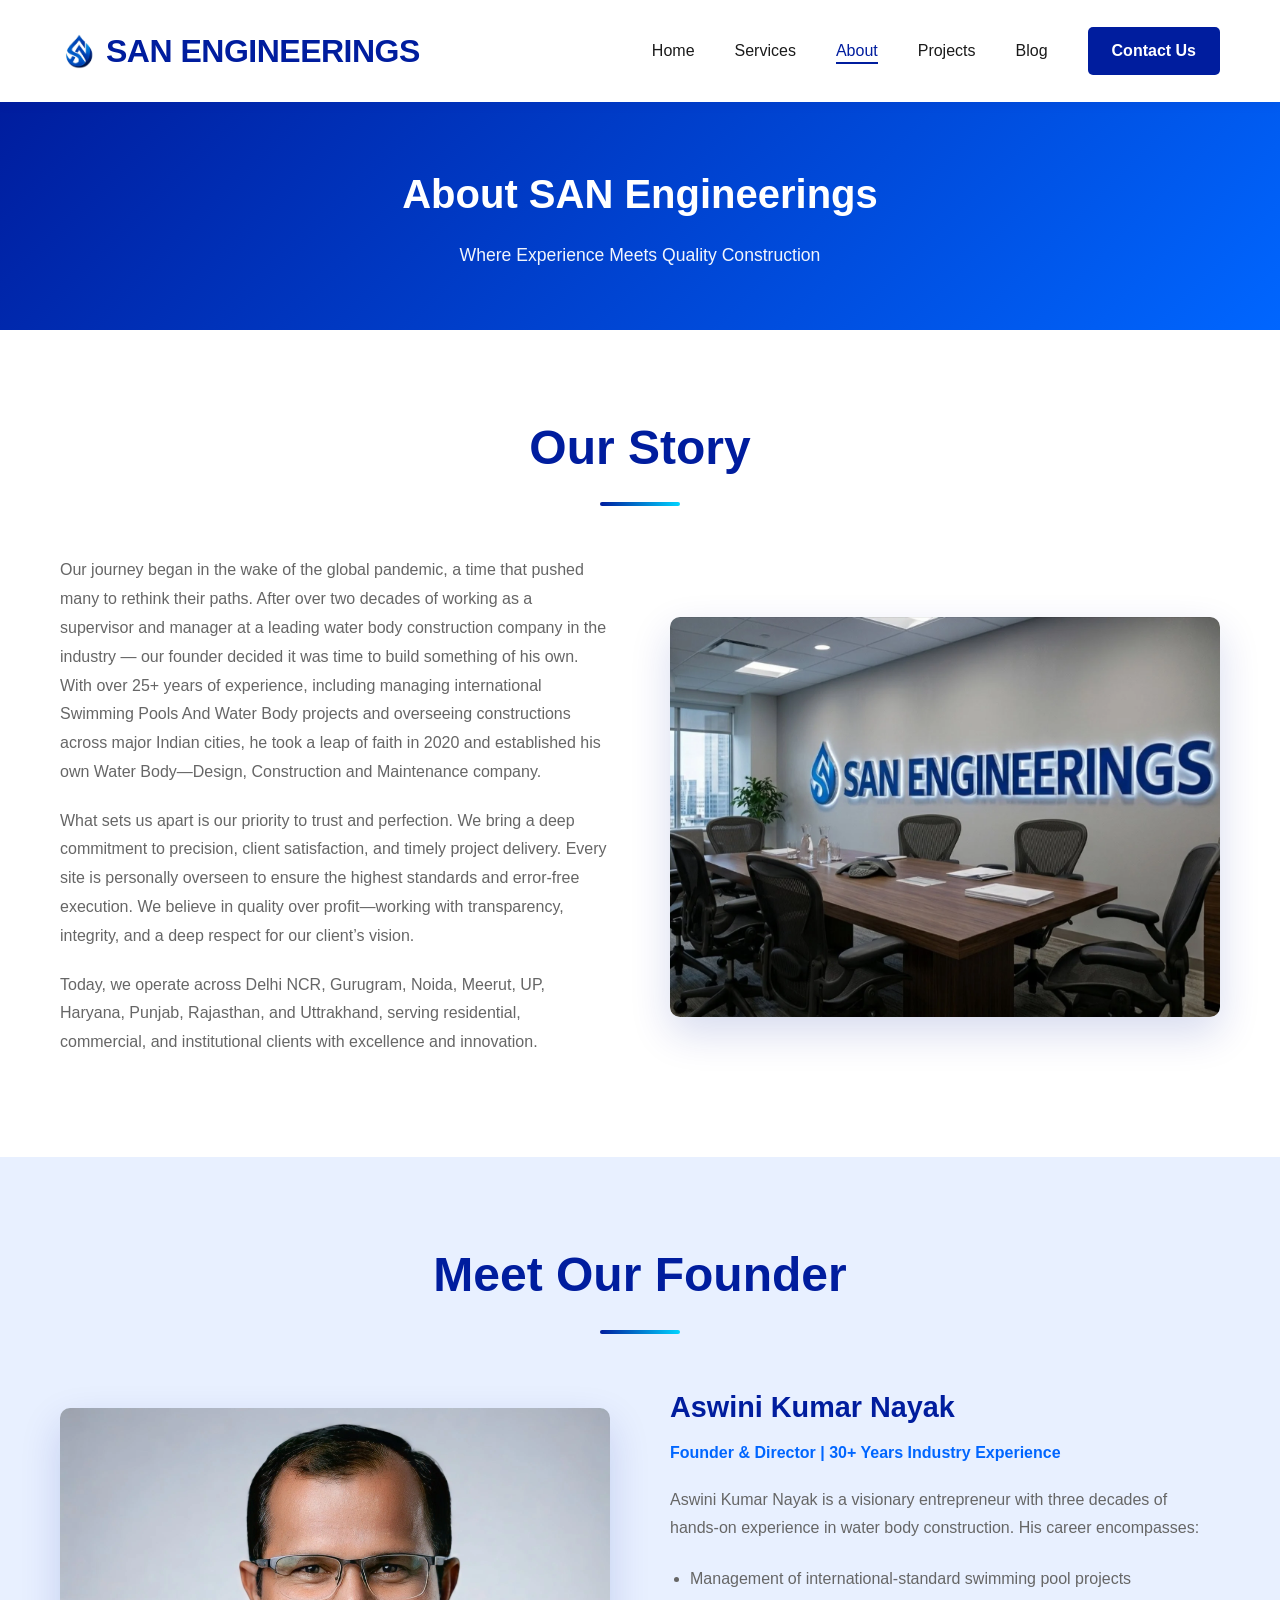
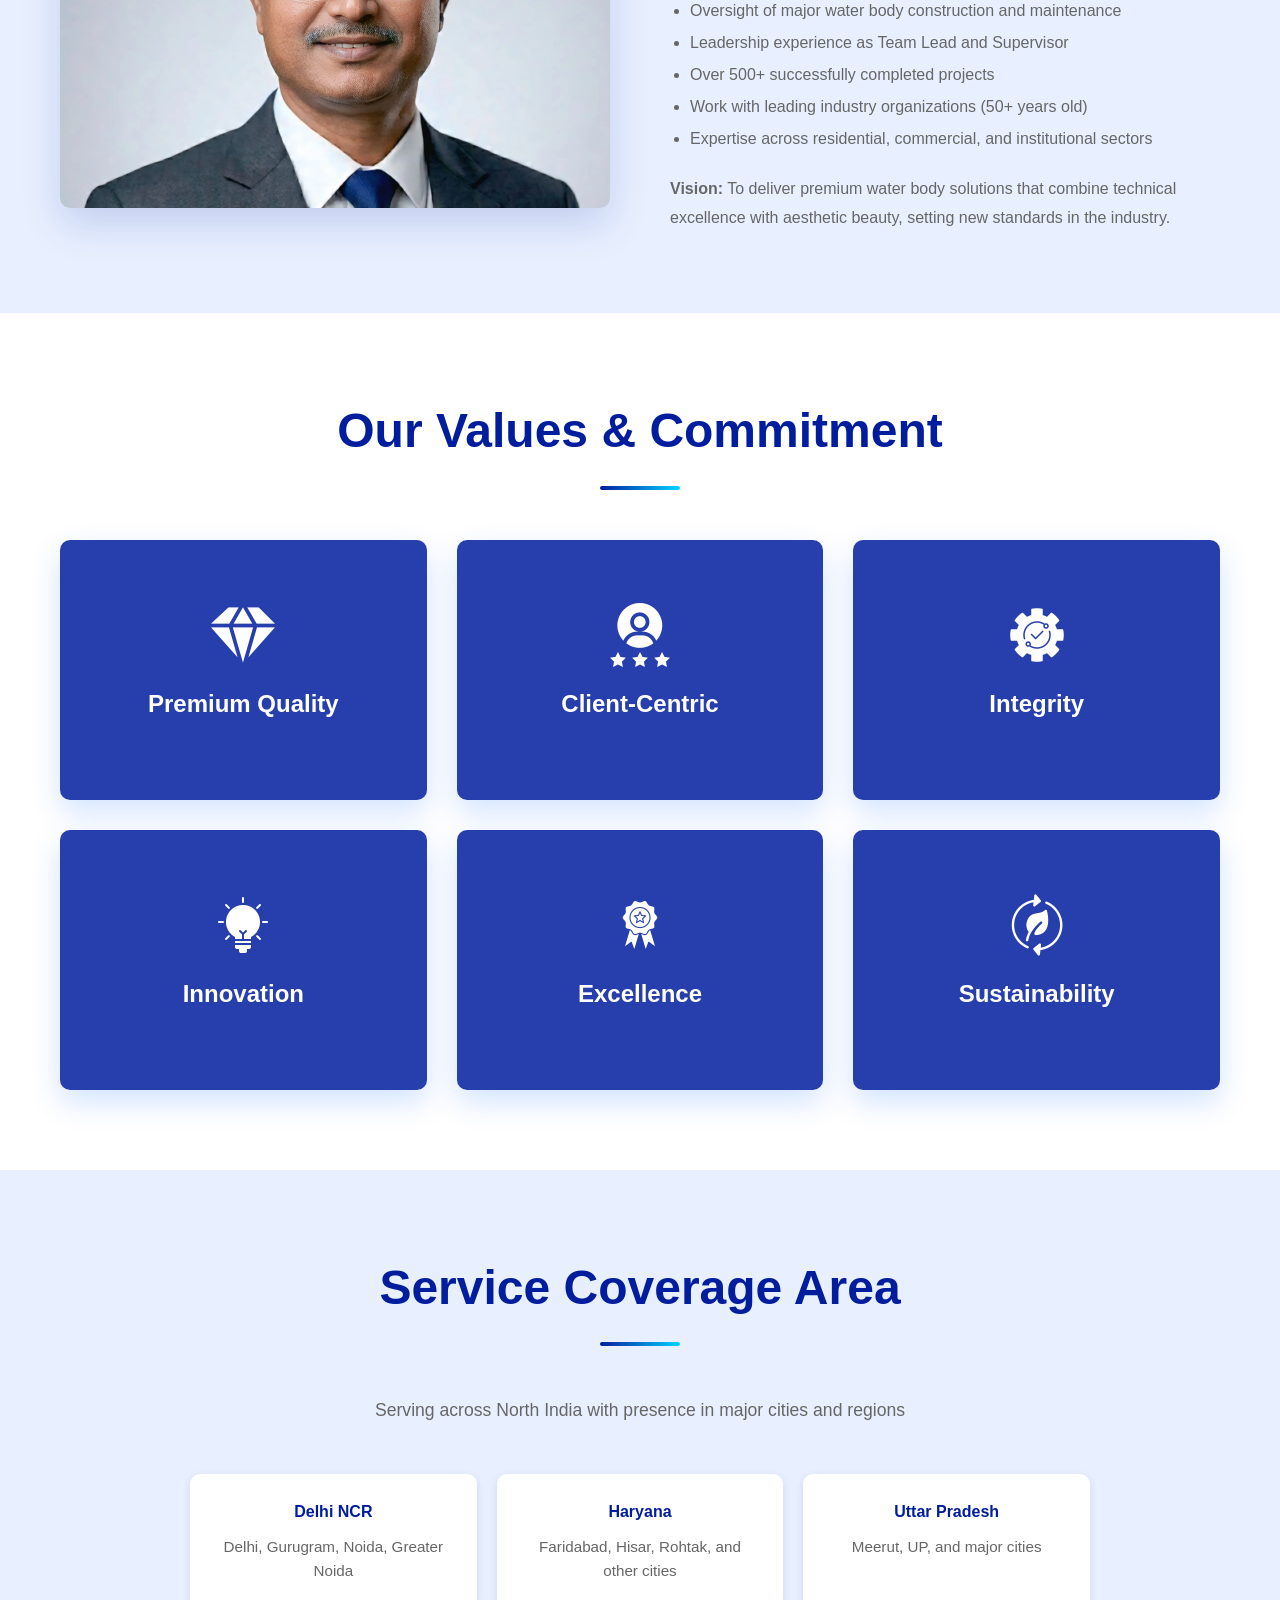
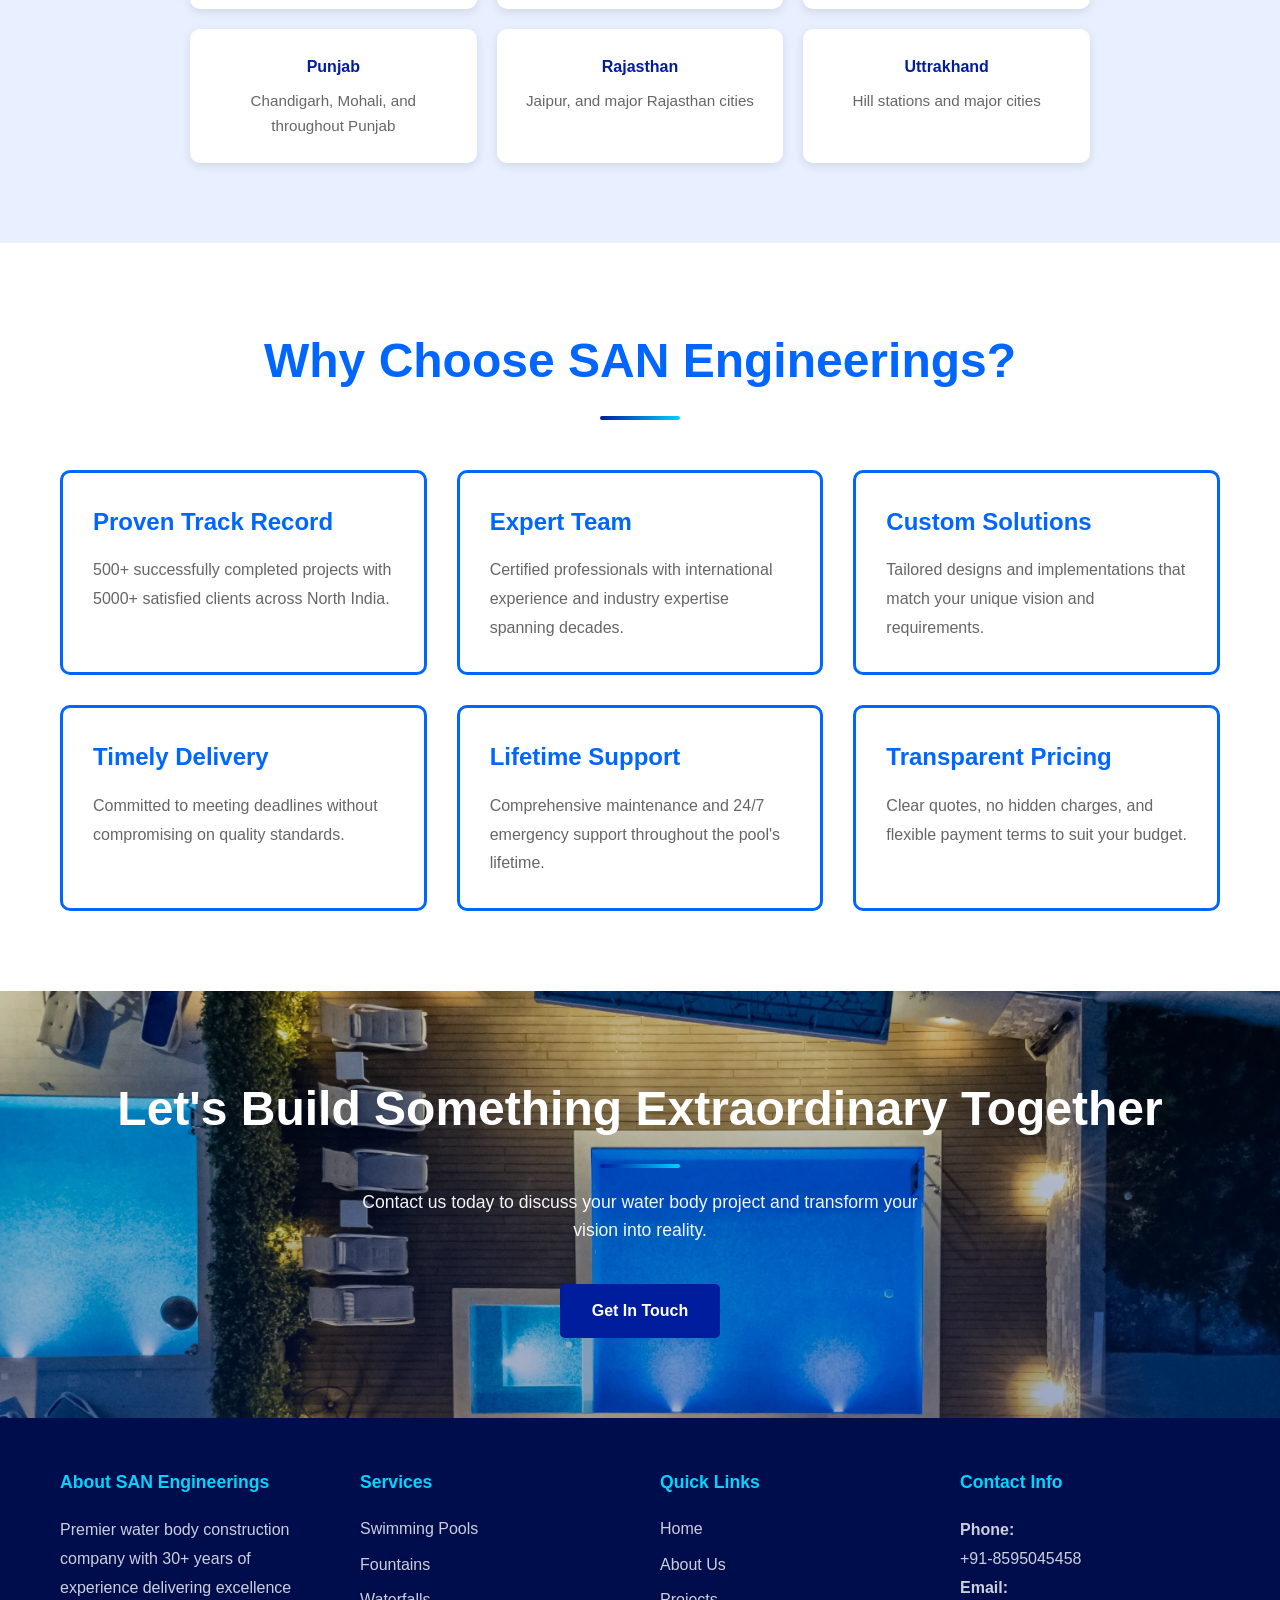
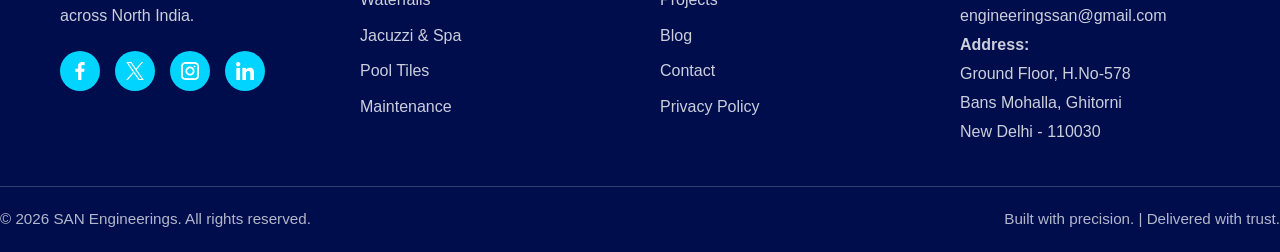
<file: about.html>
<!DOCTYPE html>
<html lang="en">
<head>
    <meta charset="UTF-8">
    <meta name="viewport" content="width=device-width, initial-scale=1.0">
    <meta name="description" content="About SAN ENGINEERINGS - 5+ years of water body construction expertise. Know about our founder Aswini Kumar Nayak and our mission.">
    <meta name="keywords" content="about san engineerings, water body construction company, aswini kumar nayak">
    <meta name="author" content="SAN ENGINEERINGS">
    <meta property="og:title" content="About - SAN ENGINEERINGS">
    <meta property="og:description" content="Learn about SAN ENGINEERINGS' 5+ year legacy of premium water body construction.">
    <meta property="og:type" content="website">
    <meta property="og:url" content="https://sanengineerings.in/about">
    <link rel="icon" href="assets/SAN_LOGO.webp" type="image/png">
    <title>About Us | SAN ENGINEERINGS - Water Body Construction Experts</title>
    <link rel="stylesheet" href="css/style.css">
    <link rel="canonical" href="https://sanengineerings.in/about.html">
</head>
<body>
    <!-- Navigation Header -->
    <header>
        <div class="container">
            <div class="navbar">
                <div class="logo"><img src="assets/SAN_LOGO.webp" alt="SAN ENGINEERINGS logo"><span>SAN ENGINEERINGS</span></div>
                <nav>
                    <ul>
                        <li><a href="index.html">Home</a></li>
                        <li><a href="services.html">Services</a></li>
                        <li><a href="about.html">About</a></li>
                        <li><a href="projects.html">Projects</a></li>
                        <li><a href="blog.html">Blog</a></li>
                        <li><a href="contact.html" class="cta-button">Contact Us</a></li>
                    </ul>
                </nav>
                <div class="mobile-menu">
                    <span></span>
                    <span></span>
                    <span></span>
                </div>
            </div>
        </div>
    </header>

    <!-- Page Header -->
    <section style="background: linear-gradient(135deg, var(--primary-blue) 0%, var(--accent-blue) 100%); color: white; padding: 60px 0; text-align: center;">
        <div class="container">
            <h1 style="font-size: 2.5rem; margin-bottom: 15px;">About SAN Engineerings</h1>
            <p style="font-size: 1.1rem; opacity: 0.95;">Where Experience Meets Quality Construction</p>
        </div>
    </section>

    <!-- Company Overview -->
    <section class="about-section">
        <div class="container">
            <h2>Our Story</h2>
            <div class="about-content">
                <div class="about-text">
                    <p>Our journey began in the wake of the global pandemic, a time that pushed many to rethink their paths. After over two decades of working as a supervisor and manager at a leading water body construction company in the industry — our founder decided it was time to build something of his own. With over 25+ years of experience, including managing international Swimming Pools And Water Body projects and overseeing constructions across major Indian cities, he took a leap of faith in 2020 and established his own Water Body—Design, Construction and Maintenance company.</p>
                    <p style="margin-top: 15px;">What sets us apart is our priority to trust and perfection. We bring a deep commitment to precision, client satisfaction, and timely project delivery. Every site is personally overseen to ensure the highest standards and error-free execution. We believe in quality over profit—working with transparency, integrity, and a deep respect for our client’s vision.</p>
                    <p style="margin-top: 15px;">Today, we operate across Delhi NCR, Gurugram, Noida, Meerut, UP, Haryana, Punjab, Rajasthan, and Uttrakhand, serving residential, commercial, and institutional clients with excellence and innovation.</p>
                </div>
                <div class="about-image">
                    <img src="assets/Company_office_Image.webp" alt="SAN Engineerings company overview">
                </div>
            </div>
        </div>
    </section>

    <!-- Founder Section -->
    <section style="background: var(--light-blue); padding: 80px 0;">
        <div class="container">
            <h2>Meet Our Founder</h2>
            <div class="founder-content" style="display: grid; grid-template-columns: 1fr 1fr; gap: 60px; align-items: center; margin-top: 50px;">
                <div class="founder-image">
                    <img src="assets/Founder_Image.jpg.webp" alt="Founder of SAN Engineerings, Aswini Kumar Nayak">
                </div>
                <div>
                    <h3 style="font-size: 1.8rem; color: var(--primary-blue); margin-bottom: 10px;">Aswini Kumar Nayak</h3>
                    <p style="color: var(--accent-blue); font-weight: 600; margin-bottom: 20px;">Founder & Director | 30+ Years Industry Experience</p>
                    <p style="color: var(--text-light); line-height: 1.8; margin-bottom: 20px;">Aswini Kumar Nayak is a visionary entrepreneur with three decades of hands-on experience in water body construction. His career encompasses:</p>
                    <ul style="color: var(--text-light); line-height: 2; margin-left: 20px; margin-bottom: 20px;">
                        <li>Management of international-standard swimming pool projects</li>
                        <li>Oversight of major water body construction and maintenance</li>
                        <li>Leadership experience as Team Lead and Supervisor</li>
                        <li>Over 500+ successfully completed projects</li>
                        <li>Work with leading industry organizations (50+ years old)</li>
                        <li>Expertise across residential, commercial, and institutional sectors</li>
                    </ul>
                    <p style="color: var(--text-light); line-height: 1.8;"><strong>Vision:</strong> To deliver premium water body solutions that combine technical excellence with aesthetic beauty, setting new standards in the industry.</p>
                </div>
            </div>
        </div>
    </section>

    <!-- Company Values -->
    <section style="padding: 80px 0;">
        <div class="container">
            <h2>Our Values & Commitment</h2>
            <div class="values-grid">
                <div class="values-card">
                    <div class="values-icon">
                        <img src="assets/AboutPage_Icons/diamond.webp" alt="Premium Quality icon">
                    </div>
                    <h3>Premium Quality</h3>
                    <p>We use only the finest materials and implement international standards in every project. Quality is never compromised.</p>
                </div>
                <div class="values-card">
                    <div class="values-icon">
                        <img src="assets/AboutPage_Icons/rating.webp" alt="Client-Centric icon">
                    </div>
                    <h3>Client-Centric</h3>
                    <p>Your satisfaction is our priority. We listen, understand, and deliver customized solutions tailored to your needs.</p>
                </div>
                <div class="values-card">
                    <div class="values-icon">
                        <img src="assets/AboutPage_Icons/system.webp" alt="Integrity icon">
                    </div>
                    <h3>Integrity</h3>
                    <p>Transparent communication, honest pricing, and accountability in every interaction form the foundation of our relationships.</p>
                </div>
                <div class="values-card">
                    <div class="values-icon">
                        <img src="assets/AboutPage_Icons/idea.webp" alt="Innovation icon">
                    </div>
                    <h3>Innovation</h3>
                    <p>We continuously adopt new technologies and techniques to deliver cutting-edge solutions to our clients.</p>
                </div>
                <div class="values-card">
                    <div class="values-icon">
                        <img src="assets/AboutPage_Icons/excellence.webp" alt="Excellence icon">
                    </div>
                    <h3>Excellence</h3>
                    <p>Excellence in execution, service, and relationships is the standard we hold ourselves to every single day.</p>
                </div>
                <div class="values-card">
                    <div class="values-icon">
                        <img src="assets/AboutPage_Icons/ecology.webp" alt="Sustainability icon">
                    </div>
                    <h3>Sustainability</h3>
                    <p>We are committed to eco-friendly practices and sustainable solutions that benefit our environment.</p>
                </div>
            </div>
        </div>
    </section>

    <!-- Coverage Area -->
    <section style="background: var(--light-blue); padding: 80px 0;">
        <div class="container">
            <h2>Service Coverage Area</h2>
            <p style="text-align: center; color: var(--text-light); font-size: 1.1rem; margin-top: 30px; margin-bottom: 50px;">Serving across North India with presence in major cities and regions</p>
            
            <div class="coverage-grid" style="display: grid; grid-template-columns: repeat(3, 1fr); gap: 20px; max-width: 900px; margin: 0 auto;">
                <div style="background: white; padding: 25px; border-radius: 10px; text-align: center; box-shadow: 0 3px 10px rgba(0, 0, 0, 0.1);">
                    <h4 style="color: var(--primary-blue); margin-bottom: 10px;">Delhi NCR</h4>
                    <p style="color: var(--text-light); font-size: 0.95rem; font-weight: 500;">Delhi, Gurugram, Noida, Greater Noida</p>
                </div>
                <div style="background: white; padding: 25px; border-radius: 10px; text-align: center; box-shadow: 0 3px 10px rgba(0, 0, 0, 0.1);">
                    <h4 style="color: var(--primary-blue); margin-bottom: 10px;">Haryana</h4>
                    <p style="color: var(--text-light); font-size: 0.95rem; font-weight: 500;">Faridabad, Hisar, Rohtak, and other cities</p>
                </div>
                <div style="background: white; padding: 25px; border-radius: 10px; text-align: center; box-shadow: 0 3px 10px rgba(0, 0, 0, 0.1);">
                    <h4 style="color: var(--primary-blue); margin-bottom: 10px;">Uttar Pradesh</h4>
                    <p style="color: var(--text-light); font-size: 0.95rem; font-weight: 500;">Meerut, UP, and major cities</p>
                </div>
                <div style="background: white; padding: 25px; border-radius: 10px; text-align: center; box-shadow: 0 3px 10px rgba(0, 0, 0, 0.1);">
                    <h4 style="color: var(--primary-blue); margin-bottom: 10px;">Punjab</h4>
                    <p style="color: var(--text-light); font-size: 0.95rem; font-weight: 500;">Chandigarh, Mohali, and throughout Punjab</p>
                </div>
                <div style="background: white; padding: 25px; border-radius: 10px; text-align: center; box-shadow: 0 3px 10px rgba(0, 0, 0, 0.1);">
                    <h4 style="color: var(--primary-blue); margin-bottom: 10px;">Rajasthan</h4>
                    <p style="color: var(--text-light); font-size: 0.95rem; font-weight: 500;">Jaipur, and major Rajasthan cities</p>
                </div>
                <div style="background: white; padding: 25px; border-radius: 10px; text-align: center; box-shadow: 0 3px 10px rgba(0, 0, 0, 0.1);">
                    <h4 style="color: var(--primary-blue); margin-bottom: 10px;">Uttrakhand</h4>
                    <p style="color: var(--text-light); font-size: 0.95rem; font-weight: 500;">Hill stations and major cities</p>
                </div>
            </div>
        </div>
    </section>

    <!-- Why Choose Us -->
    <section style="padding: 80px 0;">
        <div class="container">
            <h2 style="color: var(--accent-blue);">Why Choose SAN Engineerings?</h2>
            <div class="why-choose-grid" style="display: grid; grid-template-columns: repeat(3, 1fr); gap: 30px; margin-top: 50px;">
                <div style="padding: 30px; border: 3px solid var(--accent-blue); border-radius: 10px;">
                    <h3 style="color: var(--accent-blue); margin-bottom: 15px;">Proven Track Record</h3>
                    <p style="color: var(--text-light); line-height: 1.8;">500+ successfully completed projects with 5000+ satisfied clients across North India.</p>
                </div>
                <div style="padding: 30px; border: 3px solid var(--accent-blue); border-radius: 10px;">
                    <h3 style="color: var(--accent-blue); margin-bottom: 15px;">Expert Team</h3>
                    <p style="color: var(--text-light); line-height: 1.8;">Certified professionals with international experience and industry expertise spanning decades.</p>
                </div>
                <div style="padding: 30px; border: 3px solid var(--accent-blue); border-radius: 10px;">
                    <h3 style="color: var(--accent-blue); margin-bottom: 15px;">Custom Solutions</h3>
                    <p style="color: var(--text-light); line-height: 1.8;">Tailored designs and implementations that match your unique vision and requirements.</p>
                </div>
                <div style="padding: 30px; border: 3px solid var(--accent-blue); border-radius: 10px;">
                    <h3 style="color: var(--accent-blue); margin-bottom: 15px;">Timely Delivery</h3>
                    <p style="color: var(--text-light); line-height: 1.8;">Committed to meeting deadlines without compromising on quality standards.</p>
                </div>
                <div style="padding: 30px; border: 3px solid var(--accent-blue); border-radius: 10px;">
                    <h3 style="color: var(--accent-blue); margin-bottom: 15px;">Lifetime Support</h3>
                    <p style="color: var(--text-light); line-height: 1.8;">Comprehensive maintenance and 24/7 emergency support throughout the pool's lifetime.</p>
                </div>
                <div style="padding: 30px; border: 3px solid var(--accent-blue); border-radius: 10px;">
                    <h3 style="color: var(--accent-blue); margin-bottom: 15px;">Transparent Pricing</h3>
                    <p style="color: var(--text-light); line-height: 1.8;">Clear quotes, no hidden charges, and flexible payment terms to suit your budget.</p>
                </div>
            </div>
        </div>
    </section>

    <!-- Call to Action -->
    <section style="background: linear-gradient(rgba(0, 17, 59, 0.226), rgba(0, 30, 99, 0.381)), url('assets/About_Page_CTA_Bg.webp') center/cover no-repeat; color: white; padding: 80px 0; text-align: center;">
        <div class="container">
            <h2 style="color: white; border: none; margin-bottom: 0;">Let's Build Something Extraordinary Together</h2>
            <p style="color: rgba(255, 255, 255, 0.95); font-size: 1.1rem; max-width: 600px; margin: 20px auto 40px;">Contact us today to discuss your water body project and transform your vision into reality.</p>
            <a href="contact.html" class="btn btn-primary" style="display: inline-block;">Get In Touch</a>
        </div>
    </section>

    <!-- Footer -->
    <footer>
        <div class="container">
            <div class="footer-content">
                <div class="footer-section">
                    <h4>About SAN Engineerings</h4>
                    <p>Premier water body construction company with 30+ years of experience delivering excellence across North India.</p>
                    <div class="social-links">
                        <a href="https://facebook.com" class="social-icon" target="_blank" title="Facebook" aria-label="Facebook"><span class="social-icon-image social-icon-facebook" aria-hidden="true"></span></a>
                        <a href="https://twitter.com" class="social-icon" target="_blank" title="Twitter" aria-label="Twitter"><span class="social-icon-image social-icon-twitter" aria-hidden="true"></span></a>
                        <a href="https://instagram.com" class="social-icon" target="_blank" title="Instagram" aria-label="Instagram"><span class="social-icon-image social-icon-instagram" aria-hidden="true"></span></a>
                        <a href="https://linkedin.com" class="social-icon" target="_blank" title="LinkedIn" aria-label="LinkedIn"><span class="social-icon-image social-icon-linkedin" aria-hidden="true"></span></a>
                    </div>
                </div>
                <div class="footer-section">
                    <h4>Services</h4>
                    <ul>
                        <li><a href="services.html">Swimming Pools</a></li>
                        <li><a href="services.html">Fountains</a></li>
                        <li><a href="services.html">Waterfalls</a></li>
                        <li><a href="services.html">Jacuzzi & Spa</a></li>
                        <li><a href="services.html">Pool Tiles</a></li>
                        <li><a href="services.html">Maintenance</a></li>
                    </ul>
                </div>
                <div class="footer-section">
                    <h4>Quick Links</h4>
                    <ul>
                        <li><a href="index.html">Home</a></li>
                        <li><a href="about.html">About Us</a></li>
                        <li><a href="projects.html">Projects</a></li>
                        <li><a href="blog.html">Blog</a></li>
                        <li><a href="contact.html">Contact</a></li>
                        <li><a href="#">Privacy Policy</a></li>
                    </ul>
                </div>
                <div class="footer-section">
                    <h4>Contact Info</h4>
                    <p><strong>Phone:</strong></p>
                    <p><a href="tel:+918595045458" target="_blank">+91-8595045458</a></p>
                    <p><strong>Email:</strong></p>
                    <p><a href="mailto:engineeringssan@gmail.com" target="_blank">engineeringssan@gmail.com</a></p>
                    <p><strong>Address:</strong></p>
                    <p><a href="https://www.google.com/maps/dir/28.4964413,77.1393872/RATI+RAM+NEW+BUILDING,+F4WQ%2B7H5,+Ghitorni,+New+Delhi,+Delhi+110030/@28.4954074,77.1388424,20.05z/data=!4m10!4m9!1m1!4e1!1m5!1m1!1s0x390d1f30a508ecc7:0xbedd1080530156dc!2m2!1d77.1389983!2d28.4956155!3e0?entry=ttu&g_ep=EgoyMDI2MDMyNC4wIKXMDSoASAFQAw%3D%3D" target="_blank" rel="noopener noreferrer">Ground Floor, H.No-578<br>Bans Mohalla, Ghitorni<br>New Delhi - 110030</a></p>
                </div>
                </div>
            </div>
            <div class="footer-bottom">
                <p>&copy; 2026 SAN Engineerings. All rights reserved.</p>
                <p>Built with precision. | Delivered with trust.</p>
            </div>
        </div>
    </footer>

    <script src="js/script.js"></script>
</body>
</html>
</file>
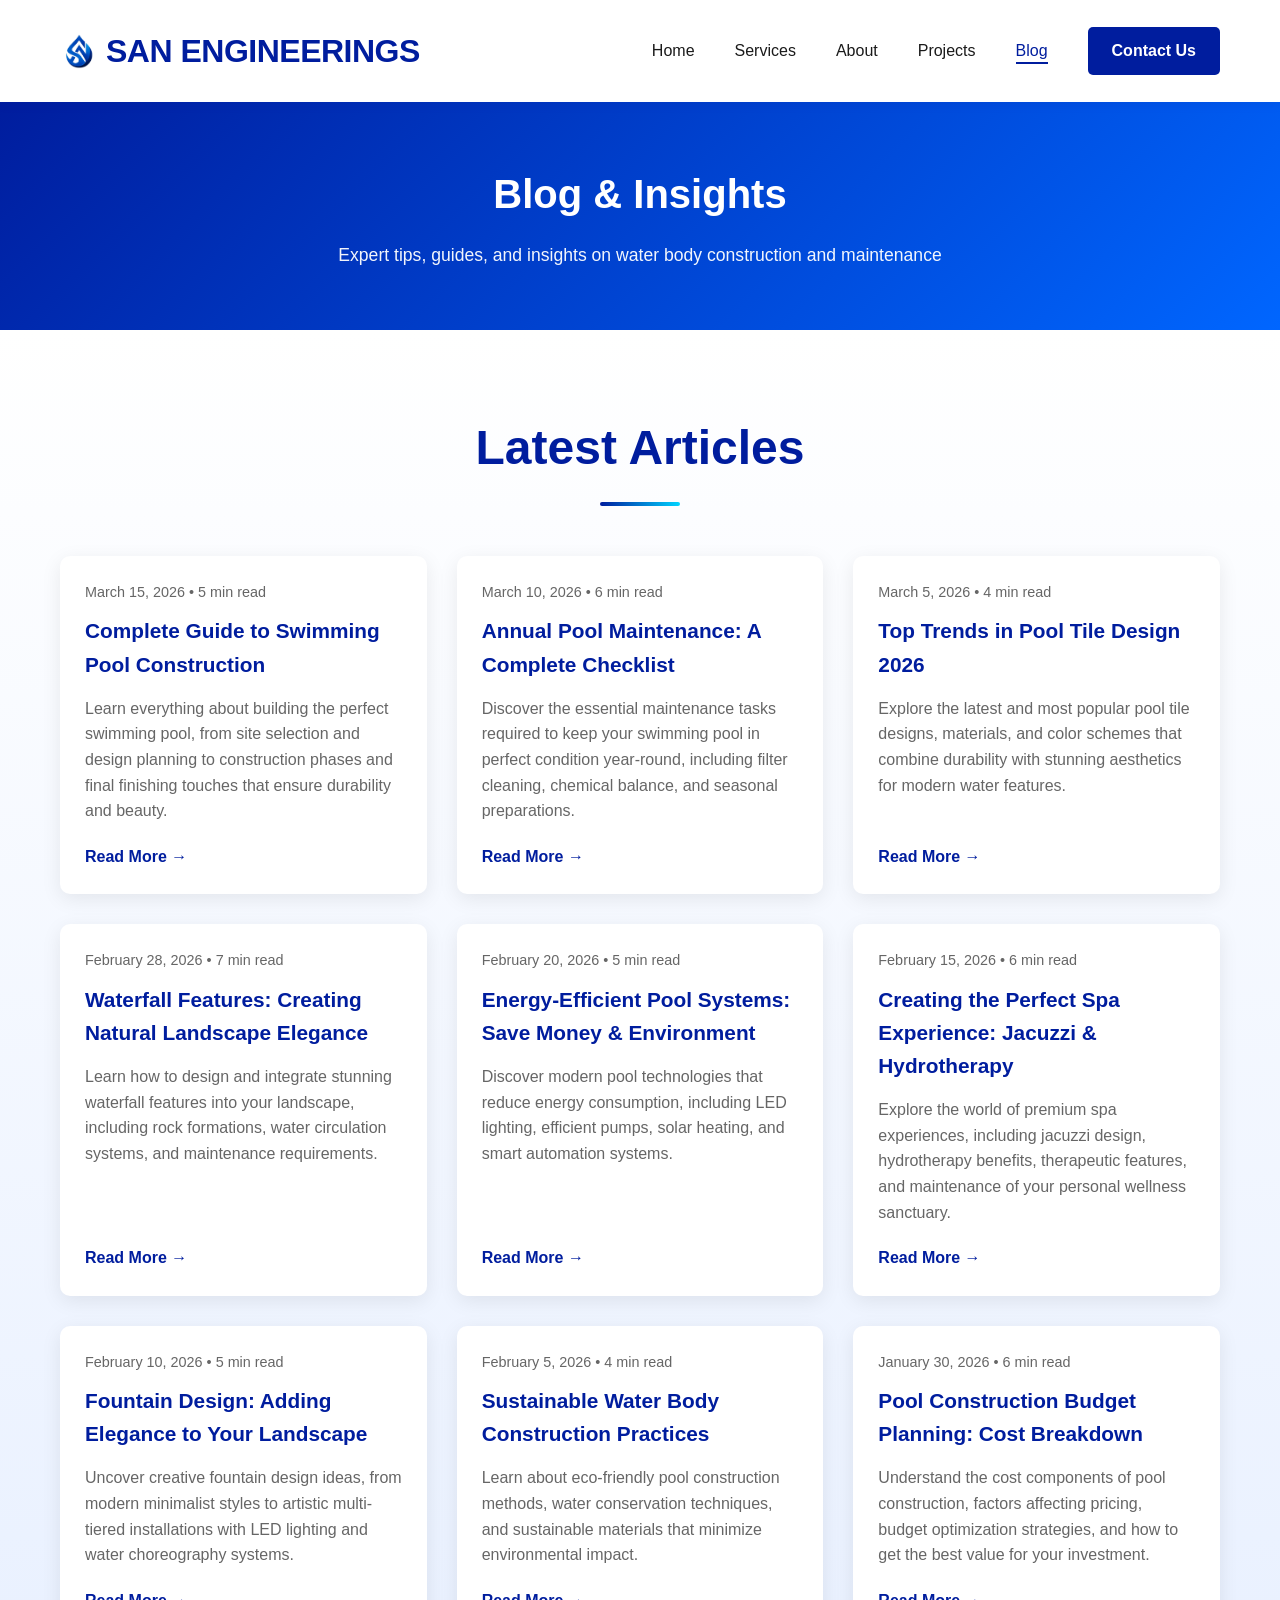
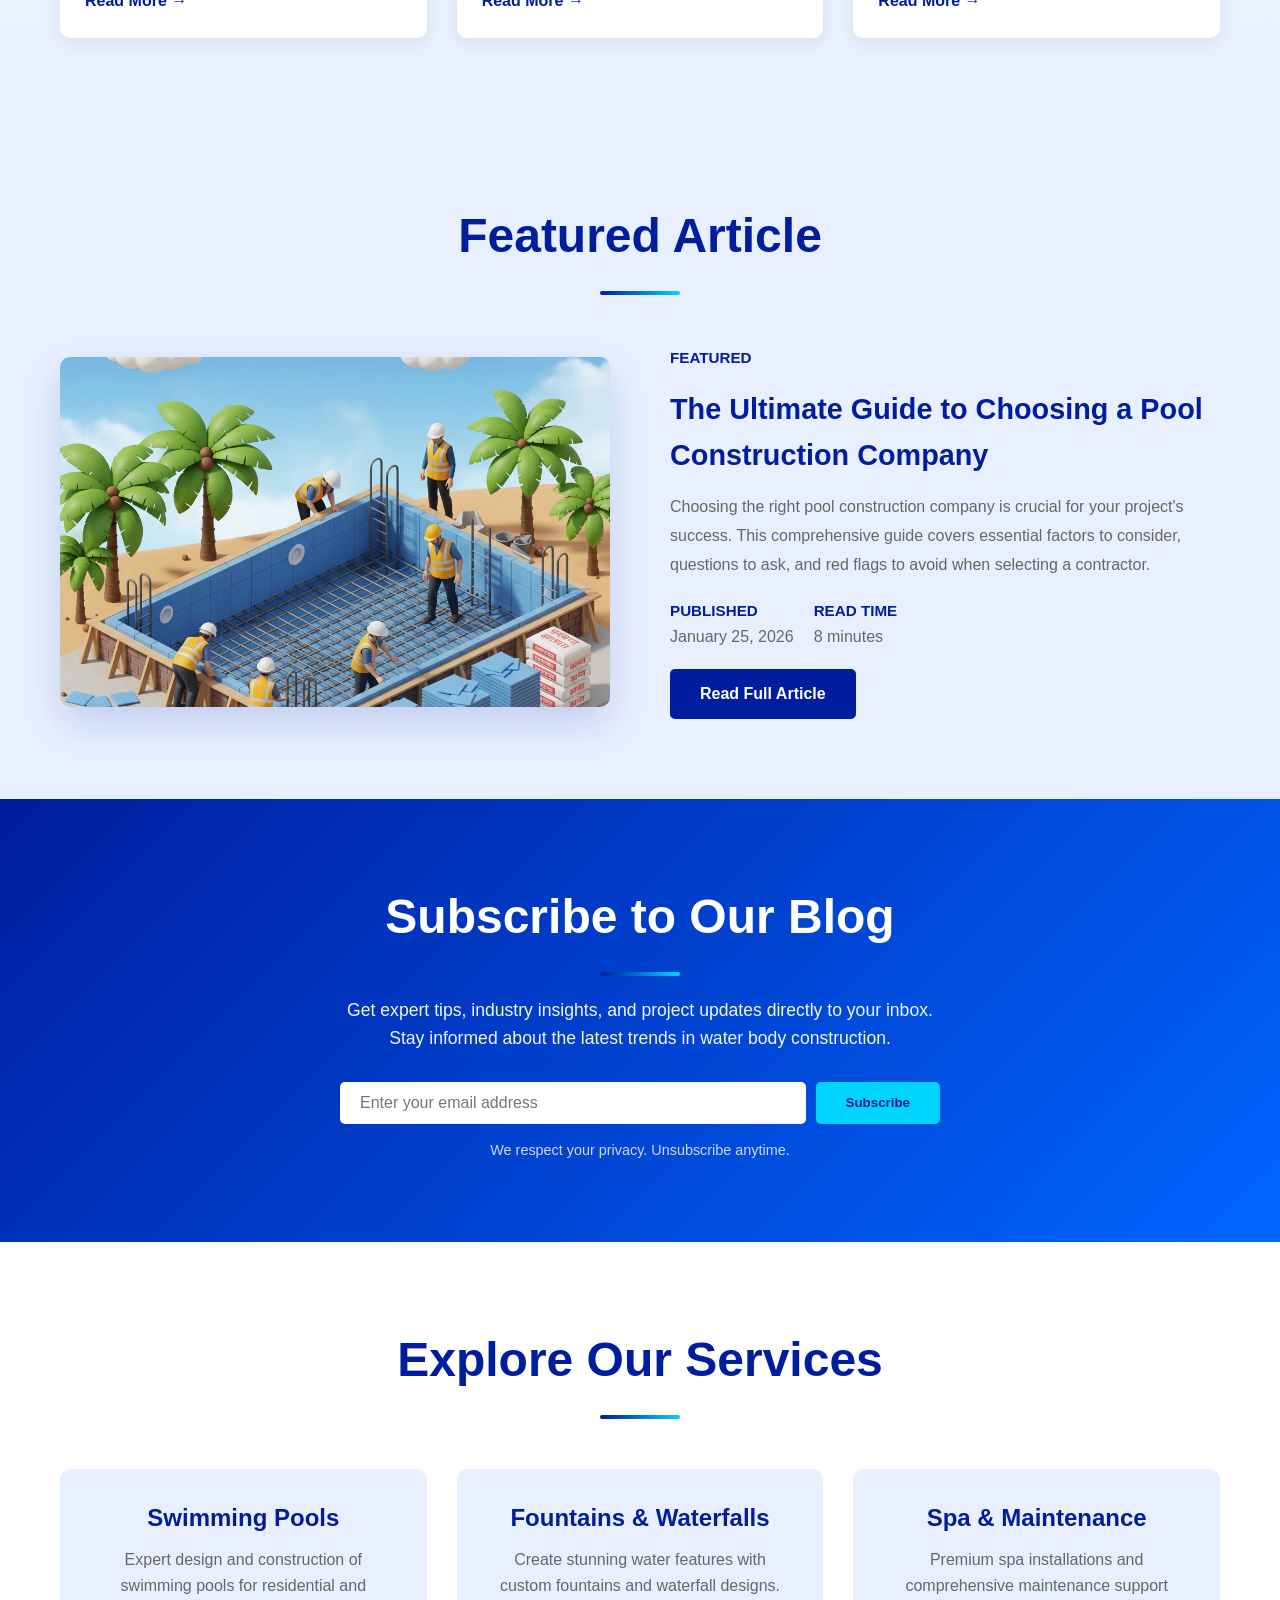
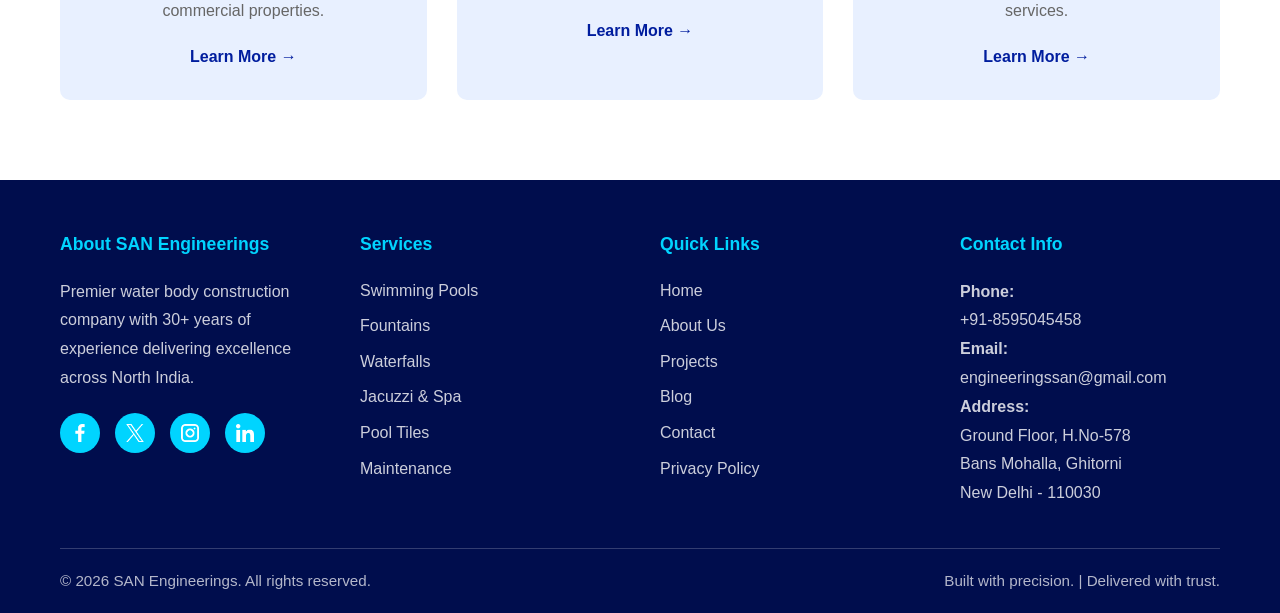
<file: blog.html>
<!DOCTYPE html>
<html lang="en">
<head>
    <meta charset="UTF-8">
    <meta name="viewport" content="width=device-width, initial-scale=1.0">
    <meta name="description" content="SAN ENGINEERINGS Blog - Expert tips and insights on swimming pool construction, maintenance, and water body design.">
    <meta name="keywords" content="pool construction blog, swimming pool maintenance, water body tips, pool design ideas">
    <meta name="author" content="SAN ENGINEERINGS">
    <meta property="og:title" content="Blog - SAN ENGINEERINGS">
    <meta property="og:description" content="Expert insights and tips on water body construction, pool maintenance, and design.">
    <meta property="og:type" content="website">
    <meta property="og:url" content="https://sanengineerings.in/blog">
    <link rel="icon" href="assets/SAN_LOGO.webp" type="image/png">
    <title>Blog | SAN ENGINEERINGS - Water Body Construction Tips & Insights</title>
    <link rel="stylesheet" href="css/style.css">
    <link rel="canonical" href="https://sanengineerings.in/blog.html">
</head>
<body>
    <!-- Navigation Header -->
    <header>
        <div class="container">
            <div class="navbar">
                <div class="logo"><img src="assets/SAN_LOGO.webp" alt="SAN ENGINEERINGS logo"><span>SAN ENGINEERINGS</span></div>
                <nav>
                    <ul>
                        <li><a href="index.html">Home</a></li>
                        <li><a href="services.html">Services</a></li>
                        <li><a href="about.html">About</a></li>
                        <li><a href="projects.html">Projects</a></li>
                        <li><a href="blog.html">Blog</a></li>
                        <li><a href="contact.html" class="cta-button">Contact Us</a></li>
                    </ul>
                </nav>
                <div class="mobile-menu">
                    <span></span>
                    <span></span>
                    <span></span>
                </div>
            </div>
        </div>
    </header>

    <!-- Page Header -->
    <section style="background: linear-gradient(135deg, var(--primary-blue) 0%, var(--accent-blue) 100%); color: white; padding: 60px 0; text-align: center;">
        <div class="container">
            <h1 style="font-size: 2.5rem; margin-bottom: 15px;">Blog & Insights</h1>
            <p style="font-size: 1.1rem; opacity: 0.95;">Expert tips, guides, and insights on water body construction and maintenance</p>
        </div>
    </section>

    <!-- Blog Grid -->
    <section class="blog-section">
        <div class="container">
            <h2>Latest Articles</h2>
            <div class="blog-grid" style="margin-top: 50px;">
                <!-- Blog Post 1 -->
                <div class="blog-card">
                    <div class="blog-content">
                        <div class="blog-meta">March 15, 2026 • 5 min read</div>
                        <h3 class="blog-title">Complete Guide to Swimming Pool Construction</h3>
                        <p class="blog-excerpt">Learn everything about building the perfect swimming pool, from site selection and design planning to construction phases and final finishing touches that ensure durability and beauty.</p>
                        <a href="#" class="read-more">Read More →</a>
                    </div>
                </div>

                <!-- Blog Post 2 -->
                <div class="blog-card">
                    <div class="blog-content">
                        <div class="blog-meta">March 10, 2026 • 6 min read</div>
                        <h3 class="blog-title">Annual Pool Maintenance: A Complete Checklist</h3>
                        <p class="blog-excerpt">Discover the essential maintenance tasks required to keep your swimming pool in perfect condition year-round, including filter cleaning, chemical balance, and seasonal preparations.</p>
                        <a href="#" class="read-more">Read More →</a>
                    </div>
                </div>

                <!-- Blog Post 3 -->
                <div class="blog-card">
                    <div class="blog-content">
                        <div class="blog-meta">March 5, 2026 • 4 min read</div>
                        <h3 class="blog-title">Top Trends in Pool Tile Design 2026</h3>
                        <p class="blog-excerpt">Explore the latest and most popular pool tile designs, materials, and color schemes that combine durability with stunning aesthetics for modern water features.</p>
                        <a href="#" class="read-more">Read More →</a>
                    </div>
                </div>

                <!-- Blog Post 4 -->
                <div class="blog-card">
                    <div class="blog-content">
                        <div class="blog-meta">February 28, 2026 • 7 min read</div>
                        <h3 class="blog-title">Waterfall Features: Creating Natural Landscape Elegance</h3>
                        <p class="blog-excerpt">Learn how to design and integrate stunning waterfall features into your landscape, including rock formations, water circulation systems, and maintenance requirements.</p>
                        <a href="#" class="read-more">Read More →</a>
                    </div>
                </div>

                <!-- Blog Post 5 -->
                <div class="blog-card">
                    <div class="blog-content">
                        <div class="blog-meta">February 20, 2026 • 5 min read</div>
                        <h3 class="blog-title">Energy-Efficient Pool Systems: Save Money & Environment</h3>
                        <p class="blog-excerpt">Discover modern pool technologies that reduce energy consumption, including LED lighting, efficient pumps, solar heating, and smart automation systems.</p>
                        <a href="#" class="read-more">Read More →</a>
                    </div>
                </div>

                <!-- Blog Post 6 -->
                <div class="blog-card">
                    <div class="blog-content">
                        <div class="blog-meta">February 15, 2026 • 6 min read</div>
                        <h3 class="blog-title">Creating the Perfect Spa Experience: Jacuzzi & Hydrotherapy</h3>
                        <p class="blog-excerpt">Explore the world of premium spa experiences, including jacuzzi design, hydrotherapy benefits, therapeutic features, and maintenance of your personal wellness sanctuary.</p>
                        <a href="#" class="read-more">Read More →</a>
                    </div>
                </div>

                <!-- Blog Post 7 -->
                <div class="blog-card">
                    <div class="blog-content">
                        <div class="blog-meta">February 10, 2026 • 5 min read</div>
                        <h3 class="blog-title">Fountain Design: Adding Elegance to Your Landscape</h3>
                        <p class="blog-excerpt">Uncover creative fountain design ideas, from modern minimalist styles to artistic multi-tiered installations with LED lighting and water choreography systems.</p>
                        <a href="#" class="read-more">Read More →</a>
                    </div>
                </div>

                <!-- Blog Post 8 -->
                <div class="blog-card">
                    <div class="blog-content">
                        <div class="blog-meta">February 5, 2026 • 4 min read</div>
                        <h3 class="blog-title">Sustainable Water Body Construction Practices</h3>
                        <p class="blog-excerpt">Learn about eco-friendly pool construction methods, water conservation techniques, and sustainable materials that minimize environmental impact.</p>
                        <a href="#" class="read-more">Read More →</a>
                    </div>
                </div>

                <!-- Blog Post 9 -->
                <div class="blog-card">
                    <div class="blog-content">
                        <div class="blog-meta">January 30, 2026 • 6 min read</div>
                        <h3 class="blog-title">Pool Construction Budget Planning: Cost Breakdown</h3>
                        <p class="blog-excerpt">Understand the cost components of pool construction, factors affecting pricing, budget optimization strategies, and how to get the best value for your investment.</p>
                        <a href="#" class="read-more">Read More →</a>
                    </div>
                </div>
            </div>
        </div>
    </section>

    <!-- Featured Article Section -->
    <section class="featured-article-section" style="background: var(--light-blue); padding: 80px 0;">
        <div class="container">
            <h2>Featured Article</h2>
            <div class="featured-article-layout">
                <div class="featured-article-image" style="height: 350px; border-radius: 10px; overflow: hidden; box-shadow: 0 16px 40px rgba(0, 29, 158, 0.16);">
                    <img src="assets/Blog_Page_Image.webp" alt="Featured article on choosing the right pool construction company" style="width: 100%; height: 100%; object-fit: cover; display: block;">
                </div>
                <div class="featured-article-content">
                    <span style="color: var(--primary-blue); font-weight: 600; font-size: 0.95rem;">FEATURED</span>
                    <h3 style="font-size: 1.8rem; color: var(--primary-blue); margin: 15px 0;">The Ultimate Guide to Choosing a Pool Construction Company</h3>
                    <p style="color: var(--text-light); line-height: 1.8; margin-bottom: 20px;">Choosing the right pool construction company is crucial for your project's success. This comprehensive guide covers essential factors to consider, questions to ask, and red flags to avoid when selecting a contractor.</p>
                    <div style="display: flex; gap: 20px; margin-bottom: 20px;">
                        <div>
                            <p style="color: var(--primary-blue); font-weight: 600; font-size: 0.95rem;">PUBLISHED</p>
                            <p style="color: var(--text-light);">January 25, 2026</p>
                        </div>
                        <div>
                            <p style="color: var(--primary-blue); font-weight: 600; font-size: 0.95rem;">READ TIME</p>
                            <p style="color: var(--text-light);">8 minutes</p>
                        </div>
                    </div>
                    <a href="#" style="background: var(--primary-blue); color: white; padding: 12px 30px; border-radius: 5px; display: inline-block; font-weight: 600; transition: all 0.3s;">Read Full Article</a>
                </div>
            </div>
        </div>
    </section>

    <!-- Newsletter Section -->
    <section style="background: linear-gradient(135deg, var(--primary-blue) 0%, var(--accent-blue) 100%); color: white; padding: 80px 0; text-align: center;">
        <div class="container">
            <h2 style="color: white; border: none; margin-bottom: 0;">Subscribe to Our Blog</h2>
            <p style="color: rgba(255, 255, 255, 0.95); font-size: 1.1rem; max-width: 600px; margin: 20px auto 30px;">Get expert tips, industry insights, and project updates directly to your inbox. Stay informed about the latest trends in water body construction.</p>
            
            <form action="https://formsubmit.co/engineeringssan@gmail.com" method="POST" style="max-width: 600px; margin: 0 auto; display: flex; gap: 10px; flex-wrap: wrap;">
                <input type="email" name="email" placeholder="Enter your email address" required style="flex: 1; min-width: 250px; padding: 12px 20px; border: none; border-radius: 5px; font-size: 1rem;">
                <button type="submit" style="background: var(--accent-cyan); color: var(--primary-blue); padding: 12px 30px; border: none; border-radius: 5px; font-weight: 600; cursor: pointer; transition: all 0.3s;">Subscribe</button>
                <input type="hidden" name="_subject" value="Blog Newsletter Subscription">
                <input type="hidden" name="_captcha" value="false">
            </form>
            <p style="color: rgba(255, 255, 255, 0.8); font-size: 0.9rem; margin-top: 15px;">We respect your privacy. Unsubscribe anytime.</p>
        </div>
    </section>

    <!-- Related Services -->
    <section style="padding: 80px 0;">
        <div class="container">
            <h2>Explore Our Services</h2>
            <div style="display: grid; grid-template-columns: repeat(auto-fit, minmax(250px, 1fr)); gap: 30px; margin-top: 50px;">
                <div style="padding: 30px; background: var(--light-blue); border-radius: 10px; text-align: center;">
                    <h3 style="color: var(--primary-blue); margin-bottom: 10px;">Swimming Pools</h3>
                    <p style="color: var(--text-light); margin-bottom: 20px;">Expert design and construction of swimming pools for residential and commercial properties.</p>
                    <a href="services.html#swimming-pools" style="color: var(--primary-blue); font-weight: 600;">Learn More →</a>
                </div>

                <div style="padding: 30px; background: var(--light-blue); border-radius: 10px; text-align: center;">
                    <h3 style="color: var(--primary-blue); margin-bottom: 10px;">Fountains & Waterfalls</h3>
                    <p style="color: var(--text-light); margin-bottom: 20px;">Create stunning water features with custom fountains and waterfall designs.</p>
                    <a href="services.html#fountains" style="color: var(--primary-blue); font-weight: 600;">Learn More →</a>
                </div>

                <div style="padding: 30px; background: var(--light-blue); border-radius: 10px; text-align: center;">
                    <h3 style="color: var(--primary-blue); margin-bottom: 10px;">Spa & Maintenance</h3>
                    <p style="color: var(--text-light); margin-bottom: 20px;">Premium spa installations and comprehensive maintenance support services.</p>
                    <a href="services.html#jacuzzi-spa" style="color: var(--primary-blue); font-weight: 600;">Learn More →</a>
                </div>
            </div>
        </div>
    </section>

    <!-- Footer -->
    <footer>
        <div class="container">
            <div class="footer-content">
                <div class="footer-section">
                    <h4>About SAN Engineerings</h4>
                    <p>Premier water body construction company with 30+ years of experience delivering excellence across North India.</p>
                    <div class="social-links">
                        <a href="https://facebook.com" class="social-icon" target="_blank" title="Facebook" aria-label="Facebook"><span class="social-icon-image social-icon-facebook" aria-hidden="true"></span></a>
                        <a href="https://twitter.com" class="social-icon" target="_blank" title="Twitter" aria-label="Twitter"><span class="social-icon-image social-icon-twitter" aria-hidden="true"></span></a>
                        <a href="https://instagram.com" class="social-icon" target="_blank" title="Instagram" aria-label="Instagram"><span class="social-icon-image social-icon-instagram" aria-hidden="true"></span></a>
                        <a href="https://linkedin.com" class="social-icon" target="_blank" title="LinkedIn" aria-label="LinkedIn"><span class="social-icon-image social-icon-linkedin" aria-hidden="true"></span></a>
                    </div>
                </div>
                <div class="footer-section">
                    <h4>Services</h4>
                    <ul>
                        <li><a href="services.html">Swimming Pools</a></li>
                        <li><a href="services.html">Fountains</a></li>
                        <li><a href="services.html">Waterfalls</a></li>
                        <li><a href="services.html">Jacuzzi & Spa</a></li>
                        <li><a href="services.html">Pool Tiles</a></li>
                        <li><a href="services.html">Maintenance</a></li>
                    </ul>
                </div>
                <div class="footer-section">
                    <h4>Quick Links</h4>
                    <ul>
                        <li><a href="index.html">Home</a></li>
                        <li><a href="about.html">About Us</a></li>
                        <li><a href="projects.html">Projects</a></li>
                        <li><a href="blog.html">Blog</a></li>
                        <li><a href="contact.html">Contact</a></li>
                        <li><a href="#">Privacy Policy</a></li>
                    </ul>
                </div>
                <div class="footer-section">
                    <h4>Contact Info</h4>
                    <p><strong>Phone:</strong></p>
                    <p><a href="tel:+918595045458" target="_blank">+91-8595045458</a></p>
                    <p><strong>Email:</strong></p>
                    <p><a href="mailto:engineeringssan@gmail.com" target="_blank">engineeringssan@gmail.com</a></p>
                    <p><strong>Address:</strong></p>
                    <p><a href="https://www.google.com/maps/dir/28.4964413,77.1393872/RATI+RAM+NEW+BUILDING,+F4WQ%2B7H5,+Ghitorni,+New+Delhi,+Delhi+110030/@28.4954074,77.1388424,20.05z/data=!4m10!4m9!1m1!4e1!1m5!1m1!1s0x390d1f30a508ecc7:0xbedd1080530156dc!2m2!1d77.1389983!2d28.4956155!3e0?entry=ttu&g_ep=EgoyMDI2MDMyNC4wIKXMDSoASAFQAw%3D%3D" target="_blank" rel="noopener noreferrer">Ground Floor, H.No-578<br>Bans Mohalla, Ghitorni<br>New Delhi - 110030</a></p>
                </div>
            </div>
            <div class="footer-bottom">
                <p>&copy; 2026 SAN Engineerings. All rights reserved.</p>
                <p>Built with precision. | Delivered with trust.</p>
            </div>
        </div>
    </footer>

    <script src="js/script.js"></script>
</body>
</html>
</file>
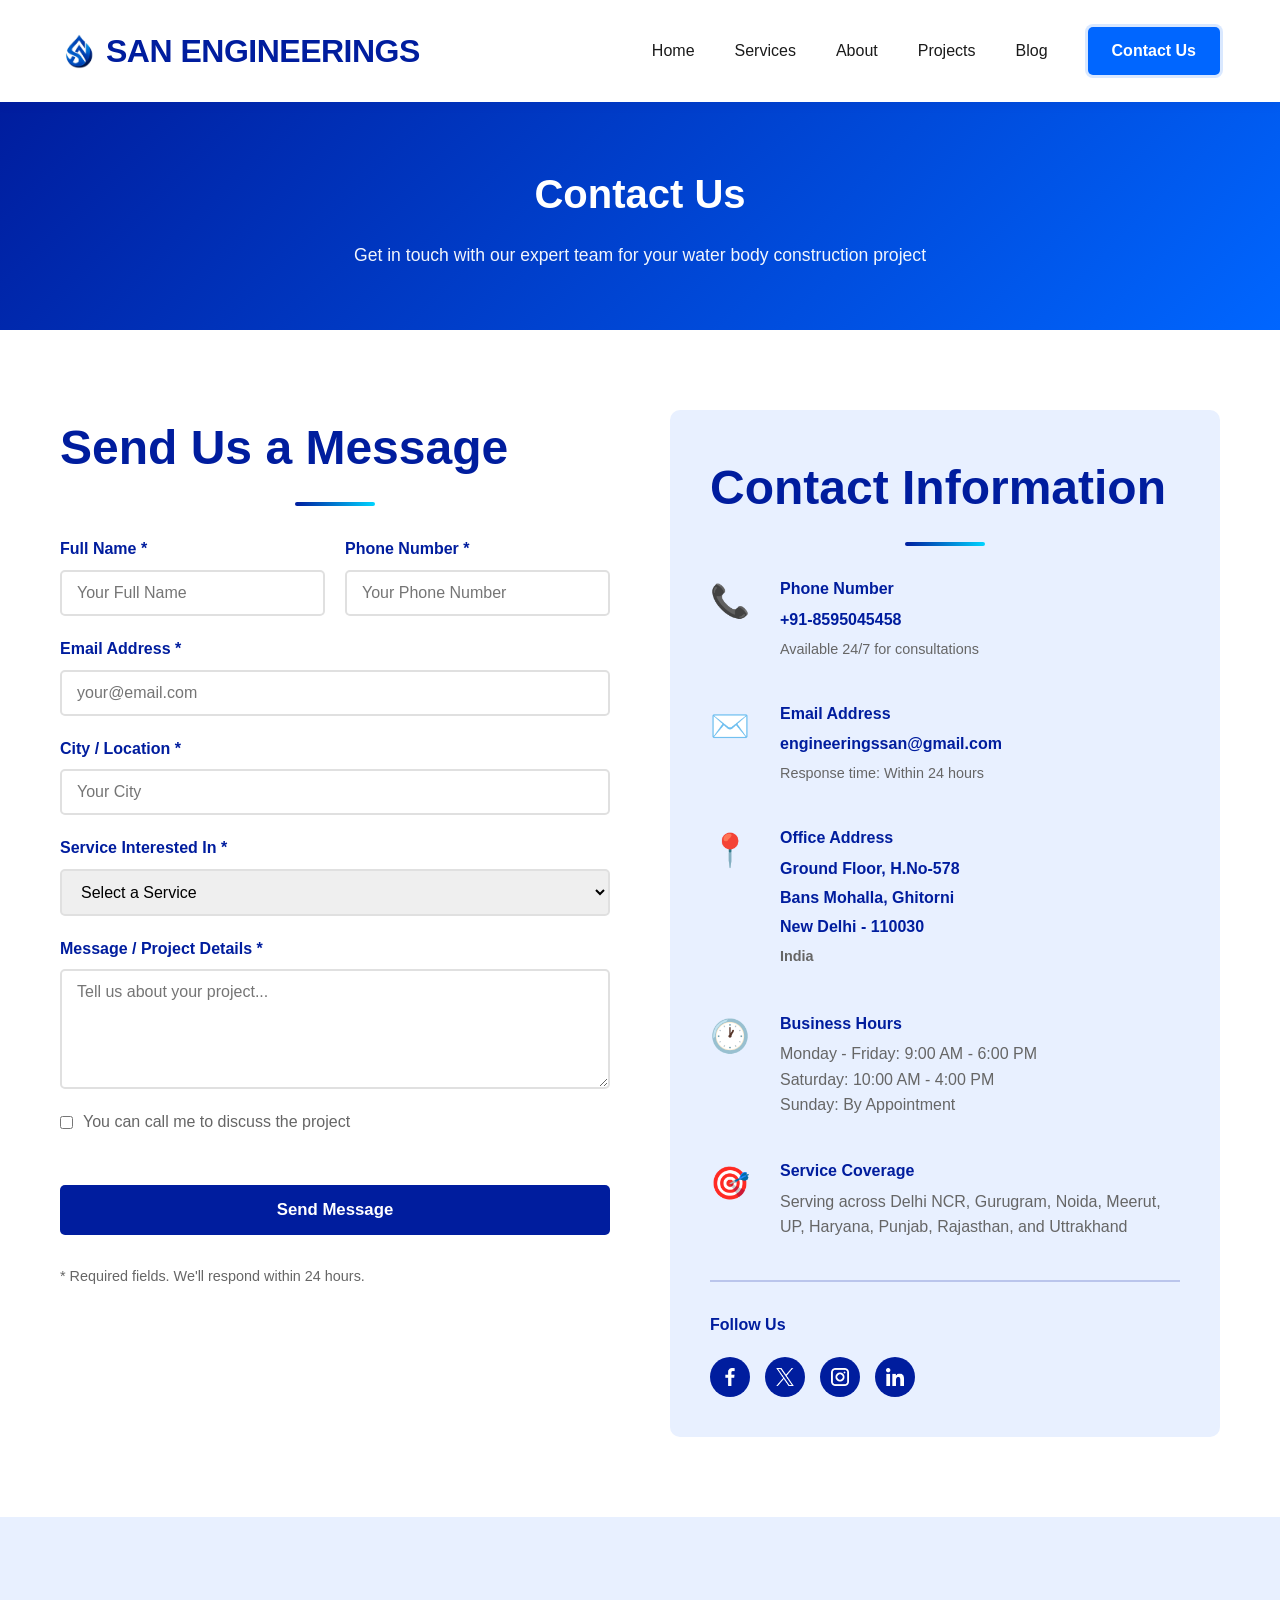
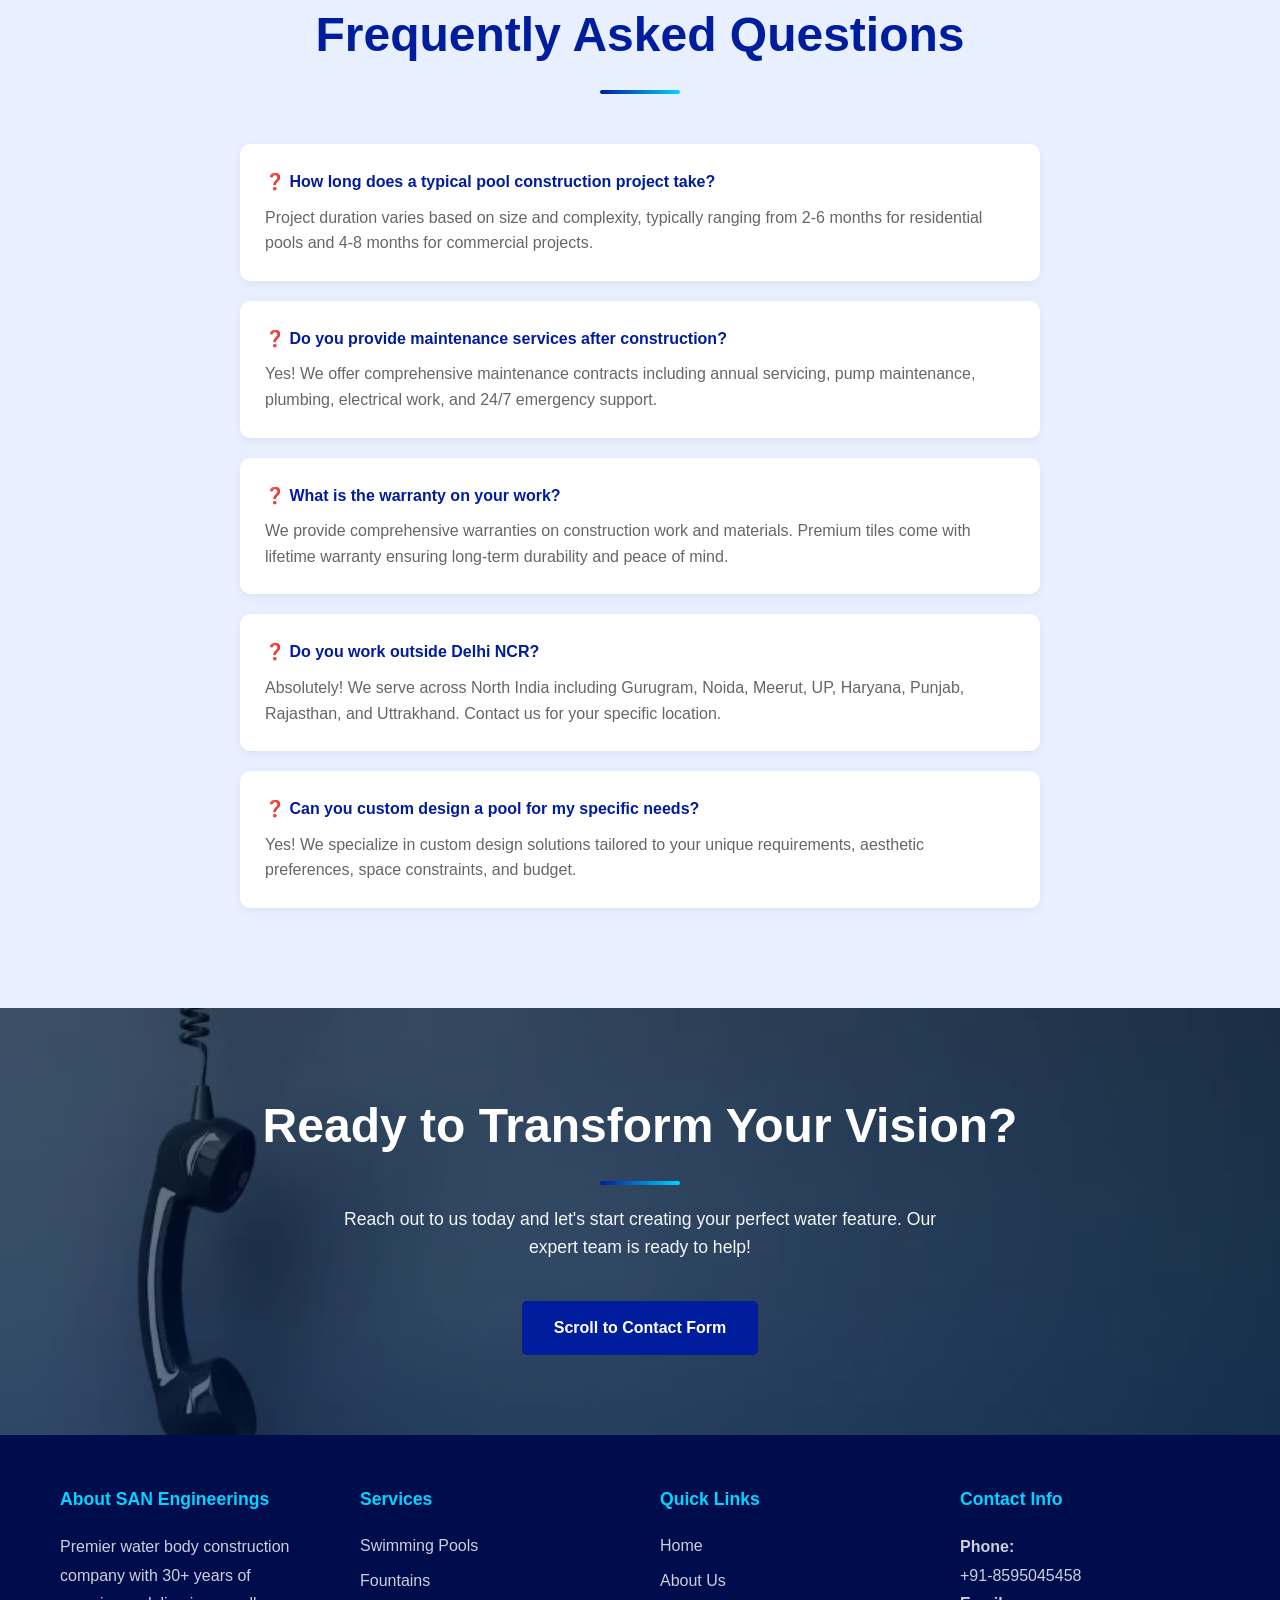
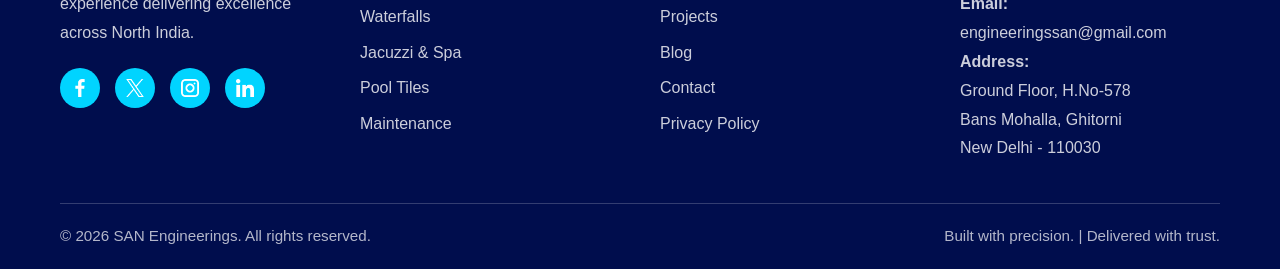
<file: contact.html>
<!DOCTYPE html>
<html lang="en">
<head>
    <meta charset="UTF-8">
    <meta name="viewport" content="width=device-width, initial-scale=1.0">
    <meta name="description" content="Contact SAN ENGINEERINGS - Get in touch with our water body construction experts for consultations and project quotes.">
    <meta name="keywords" content="contact san engineerings, water pool construction quote, contact form">
    <meta name="author" content="SAN ENGINEERINGS">
    <meta property="og:title" content="Contact - SAN ENGINEERINGS">
    <meta property="og:description" content="Contact SAN ENGINEERINGS for your water body construction project.">
    <meta property="og:type" content="website">
    <meta property="og:url" content="https://sanengineerings.in/contact">
    <link rel="icon" href="assets/SAN_LOGO.webp" type="image/png">
    <title>Contact Us | SAN ENGINEERINGS - Water Body Construction</title>
    <link rel="stylesheet" href="css/style.css">
    <link rel="canonical" href="https://sanengineerings.in/contact.html">
</head>
<body>
    <!-- Navigation Header -->
    <header>
        <div class="container">
            <div class="navbar">
                <div class="logo"><img src="assets/SAN_LOGO.webp" alt="SAN ENGINEERINGS logo"><span>SAN ENGINEERINGS</span></div>
                <nav>
                    <ul>
                        <li><a href="index.html">Home</a></li>
                        <li><a href="services.html">Services</a></li>
                        <li><a href="about.html">About</a></li>
                        <li><a href="projects.html">Projects</a></li>
                        <li><a href="blog.html">Blog</a></li>
                        <li><a href="contact.html" class="cta-button">Contact Us</a></li>
                    </ul>
                </nav>
                <div class="mobile-menu">
                    <span></span>
                    <span></span>
                    <span></span>
                </div>
            </div>
        </div>
    </header>

    <!-- Page Header -->
    <section style="background: linear-gradient(135deg, var(--primary-blue) 0%, var(--accent-blue) 100%); color: white; padding: 60px 0; text-align: center;">
        <div class="container">
            <h1 style="font-size: 2.5rem; margin-bottom: 15px;">Contact Us</h1>
            <p style="font-size: 1.1rem; opacity: 0.95;">Get in touch with our expert team for your water body construction project</p>
        </div>
    </section>

    <!-- Contact Section -->
    <section class="contact-section">
        <div class="container">
            <div class="contact-content">
                <!-- Contact Form -->
                <div>
                    <h2 style="text-align: left; margin-bottom: 30px;">Send Us a Message</h2>
                    <form action="https://formsubmit.co/engineeringssan@gmail.com" method="POST" id="contactForm" class="contact-form">
                        <div class="form-row">
                            <div class="form-group">
                                <label for="name">Full Name *</label>
                                <input type="text" id="name" name="name" required placeholder="Your Full Name">
                            </div>
                            <div class="form-group">
                                <label for="phone">Phone Number *</label>
                                <input type="tel" id="phone" name="phone" required placeholder="Your Phone Number">
                            </div>
                        </div>

                        <div class="form-row full">
                            <div class="form-group">
                                <label for="email">Email Address *</label>
                                <input type="email" id="email" name="email" required placeholder="your@email.com">
                            </div>
                        </div>

                        <div class="form-row full">
                            <div class="form-group">
                                <label for="city">City / Location *</label>
                                <input type="text" id="city" name="city" required placeholder="Your City">
                            </div>
                        </div>

                        <div class="form-row full">
                            <div class="form-group">
                                <label for="service">Service Interested In *</label>
                                <select name="service" id="service" required style="padding: 12px 15px; border: 2px solid var(--border-light); border-radius: 5px; font-family: inherit; font-size: 1rem; transition: var(--transition);">
                                    <option value="">Select a Service</option>
                                    <option value="Swimming Pool">Swimming Pool Construction</option>
                                    <option value="Fountain">Fountain Design & Installation</option>
                                    <option value="Waterfall">Waterfall Feature</option>
                                    <option value="Jacuzzi & Spa">Jacuzzi & Spa</option>
                                    <option value="Pool Tiles">Pool Tiles & Renovation</option>
                                    <option value="Maintenance">Maintenance & Support</option>
                                    <option value="Other">Other Service</option>
                                </select>
                            </div>
                        </div>

                        <div class="form-row full">
                            <div class="form-group">
                                <label for="message">Message / Project Details *</label>
                                <textarea id="message" name="message" required placeholder="Tell us about your project..."></textarea>
                            </div>
                        </div>

                        <div style="margin-bottom: 20px;">
                            <label style="display: flex; align-items: center; gap: 10px; cursor: pointer; color: var(--text-light);">
                                <input type="checkbox" name="call_preference" value="Yes, call me"> 
                                <span>You can call me to discuss the project</span>
                            </label>
                        </div>

                        <!-- Hidden fields for formsubmit.co -->
                        <input type="hidden" name="_subject" value="New Project Inquiry - SAN ENGINEERINGS">
                        <input type="hidden" name="_captcha" value="false">
                        <input type="hidden" name="_next" value="thank-you.html">

                        <button type="submit" class="form-submit">Send Message</button>
                        <p style="color: var(--text-light); font-size: 0.9rem; margin-top: 10px;">* Required fields. We'll respond within 24 hours.</p>
                    </form>
                </div>

                <!-- Contact Information -->
                <div>
                    <div class="contact-info">
                        <h2 style="text-align: left; margin-bottom: 30px; color: var(--primary-blue);">Contact Information</h2>

                        <div class="contact-info-item">
                            <div class="contact-icon">📞</div>
                            <div class="contact-icon-text">
                                <h4>Phone Number</h4>
                                <p><a href="tel:+918595045458" style="color: var(--primary-blue); font-weight: 600;" target="_blank">+91-8595045458</a></p>
                                <p style="font-size: 0.9rem; margin-top: 5px;">Available 24/7 for consultations</p>
                            </div>
                        </div>

                        <div class="contact-info-item">
                            <div class="contact-icon">✉️</div>
                            <div class="contact-icon-text">
                                <h4>Email Address</h4>
                                <p><a href="mailto:engineeringssan@gmail.com" style="color: var(--primary-blue); font-weight: 600;" target="_blank">engineeringssan@gmail.com</a></p>
                                <p style="font-size: 0.9rem; margin-top: 5px;">Response time: Within 24 hours</p>
                            </div>
                        </div>

                        <div class="contact-info-item">
                            <div class="contact-icon">📍</div>
                            <div class="contact-icon-text">
                                <h4>Office Address</h4>
                                <p style="color: var(--text-light); line-height: 1.8;">
                                    <a href="https://www.google.com/maps/dir/28.4964413,77.1393872/RATI+RAM+NEW+BUILDING,+F4WQ%2B7H5,+Ghitorni,+New+Delhi,+Delhi+110030/@28.4954074,77.1388424,20.05z/data=!4m10!4m9!1m1!4e1!1m5!1m1!1s0x390d1f30a508ecc7:0xbedd1080530156dc!2m2!1d77.1389983!2d28.4956155!3e0?entry=ttu&g_ep=EgoyMDI2MDMyNC4wIKXMDSoASAFQAw%3D%3D" target="_blank" rel="noopener noreferrer" style="color: var(--primary-blue); line-height: 1.8; font-weight: 600;">
                                        Ground Floor, H.No-578<br>
                                        Bans Mohalla, Ghitorni<br>
                                        New Delhi - 110030<br>
                                        <span style="color:var(--text-light);font-size: 0.9rem;">India</span>
                                    </a>
                                </p>
                            </div>
                        </div>

                        <div class="contact-info-item">
                            <div class="contact-icon">🕐</div>
                            <div class="contact-icon-text">
                                <h4>Business Hours</h4>
                                <p style="color: var(--text-light);">
                                    Monday - Friday: 9:00 AM - 6:00 PM<br>
                                    Saturday: 10:00 AM - 4:00 PM<br>
                                    Sunday: By Appointment
                                </p>
                            </div>
                        </div>

                        <div class="contact-info-item">
                            <div class="contact-icon">🎯</div>
                            <div class="contact-icon-text">
                                <h4>Service Coverage</h4>
                                <p style="color: var(--text-light);">
                                    Serving across Delhi NCR, Gurugram, Noida, Meerut, UP, Haryana, Punjab, Rajasthan, and Uttrakhand
                                </p>
                            </div>
                        </div>

                        <div style="margin-top: 40px; padding-top: 30px; border-top: 2px solid rgba(0, 29, 158, 0.2);">
                            <h4 style="color: var(--primary-blue); margin-bottom: 15px;">Follow Us</h4>
                            <div class="social-links">
                                <a href="https://facebook.com" class="social-icon" target="_blank" title="Facebook" aria-label="Facebook"><span class="social-icon-image social-icon-facebook" aria-hidden="true"></span></a>
                                <a href="https://twitter.com" class="social-icon" target="_blank" title="Twitter" aria-label="Twitter"><span class="social-icon-image social-icon-twitter" aria-hidden="true"></span></a>
                                <a href="https://instagram.com" class="social-icon" target="_blank" title="Instagram" aria-label="Instagram"><span class="social-icon-image social-icon-instagram" aria-hidden="true"></span></a>
                                <a href="https://linkedin.com" class="social-icon" target="_blank" title="LinkedIn" aria-label="LinkedIn"><span class="social-icon-image social-icon-linkedin" aria-hidden="true"></span></a>
                            </div>
                        </div>
                    </div>
                </div>
            </div>
        </div>
    </section>

    <!-- FAQ Section -->
    <section style="background: var(--light-blue); padding: 80px 0;">
        <div class="container">
            <h2>Frequently Asked Questions</h2>
            <div style="max-width: 800px; margin: 50px auto 0;">
                <div style="background: white; padding: 25px; margin-bottom: 20px; border-radius: 10px; box-shadow: 0 3px 10px rgba(0, 0, 0, 0.05);">
                    <h4 style="color: var(--primary-blue); margin-bottom: 10px; cursor: pointer;">❓ How long does a typical pool construction project take?</h4>
                    <p style="color: var(--text-light); line-height: 1.6; display: block;">Project duration varies based on size and complexity, typically ranging from 2-6 months for residential pools and 4-8 months for commercial projects.</p>
                </div>

                <div style="background: white; padding: 25px; margin-bottom: 20px; border-radius: 10px; box-shadow: 0 3px 10px rgba(0, 0, 0, 0.05);">
                    <h4 style="color: var(--primary-blue); margin-bottom: 10px; cursor: pointer;">❓ Do you provide maintenance services after construction?</h4>
                    <p style="color: var(--text-light); line-height: 1.6; display: block;">Yes! We offer comprehensive maintenance contracts including annual servicing, pump maintenance, plumbing, electrical work, and 24/7 emergency support.</p>
                </div>

                <div style="background: white; padding: 25px; margin-bottom: 20px; border-radius: 10px; box-shadow: 0 3px 10px rgba(0, 0, 0, 0.05);">
                    <h4 style="color: var(--primary-blue); margin-bottom: 10px; cursor: pointer;">❓ What is the warranty on your work?</h4>
                    <p style="color: var(--text-light); line-height: 1.6; display: block;">We provide comprehensive warranties on construction work and materials. Premium tiles come with lifetime warranty ensuring long-term durability and peace of mind.</p>
                </div>

                <div style="background: white; padding: 25px; margin-bottom: 20px; border-radius: 10px; box-shadow: 0 3px 10px rgba(0, 0, 0, 0.05);">
                    <h4 style="color: var(--primary-blue); margin-bottom: 10px; cursor: pointer;">❓ Do you work outside Delhi NCR?</h4>
                    <p style="color: var(--text-light); line-height: 1.6; display: block;">Absolutely! We serve across North India including Gurugram, Noida, Meerut, UP, Haryana, Punjab, Rajasthan, and Uttrakhand. Contact us for your specific location.</p>
                </div>

                <div style="background: white; padding: 25px; margin-bottom: 20px; border-radius: 10px; box-shadow: 0 3px 10px rgba(0, 0, 0, 0.05);">
                    <h4 style="color: var(--primary-blue); margin-bottom: 10px; cursor: pointer;">❓ Can you custom design a pool for my specific needs?</h4>
                    <p style="color: var(--text-light); line-height: 1.6; display: block;">Yes! We specialize in custom design solutions tailored to your unique requirements, aesthetic preferences, space constraints, and budget.</p>
                </div>
            </div>
        </div>
    </section>

    <!-- Call to Action -->
    <section class="contact-cta-section">
        <div class="container">
            <h2 style="color: white; border: none; margin-bottom: 0;">Ready to Transform Your Vision?</h2>
            <p style="color: rgba(255, 255, 255, 0.95); font-size: 1.1rem; max-width: 600px; margin: 20px auto 40px;">Reach out to us today and let's start creating your perfect water feature. Our expert team is ready to help!</p>
            <a href="#contactForm" class="btn btn-primary" style="display: inline-block;">Scroll to Contact Form</a>
        </div>
    </section>

    <!-- Footer -->
    <footer>
        <div class="container">
            <div class="footer-content">
                <div class="footer-section">
                    <h4>About SAN Engineerings</h4>
                    <p>Premier water body construction company with 30+ years of experience delivering excellence across North India.</p>
                    <div class="social-links">
                        <a href="https://facebook.com" class="social-icon" target="_blank" title="Facebook" aria-label="Facebook"><span class="social-icon-image social-icon-facebook" aria-hidden="true"></span></a>
                        <a href="https://twitter.com" class="social-icon" target="_blank" title="Twitter" aria-label="Twitter"><span class="social-icon-image social-icon-twitter" aria-hidden="true"></span></a>
                        <a href="https://instagram.com" class="social-icon" target="_blank" title="Instagram" aria-label="Instagram"><span class="social-icon-image social-icon-instagram" aria-hidden="true"></span></a>
                        <a href="https://linkedin.com" class="social-icon" target="_blank" title="LinkedIn" aria-label="LinkedIn"><span class="social-icon-image social-icon-linkedin" aria-hidden="true"></span></a>
                    </div>
                </div>
                <div class="footer-section">
                    <h4>Services</h4>
                    <ul>
                        <li><a href="services.html">Swimming Pools</a></li>
                        <li><a href="services.html">Fountains</a></li>
                        <li><a href="services.html">Waterfalls</a></li>
                        <li><a href="services.html">Jacuzzi & Spa</a></li>
                        <li><a href="services.html">Pool Tiles</a></li>
                        <li><a href="services.html">Maintenance</a></li>
                    </ul>
                </div>
                <div class="footer-section">
                    <h4>Quick Links</h4>
                    <ul>
                        <li><a href="index.html">Home</a></li>
                        <li><a href="about.html">About Us</a></li>
                        <li><a href="projects.html">Projects</a></li>
                        <li><a href="blog.html">Blog</a></li>
                        <li><a href="contact.html">Contact</a></li>
                        <li><a href="#">Privacy Policy</a></li>
                    </ul>
                </div>
                <div class="footer-section">
                    <h4>Contact Info</h4>
                    <p><strong>Phone:</strong></p>
                    <p><a href="tel:+918595045458" target="_blank">+91-8595045458</a></p>
                    <p><strong>Email:</strong></p>
                    <p><a href="mailto:engineeringssan@gmail.com" target="_blank">engineeringssan@gmail.com</a></p>
                    <p><strong>Address:</strong></p>
                    <p><a href="https://www.google.com/maps/dir/28.4964413,77.1393872/RATI+RAM+NEW+BUILDING,+F4WQ%2B7H5,+Ghitorni,+New+Delhi,+Delhi+110030/@28.4954074,77.1388424,20.05z/data=!4m10!4m9!1m1!4e1!1m5!1m1!1s0x390d1f30a508ecc7:0xbedd1080530156dc!2m2!1d77.1389983!2d28.4956155!3e0?entry=ttu&g_ep=EgoyMDI2MDMyNC4wIKXMDSoASAFQAw%3D%3D" target="_blank" rel="noopener noreferrer">Ground Floor, H.No-578<br>Bans Mohalla, Ghitorni<br>New Delhi - 110030</a></p>
                </div>
            </div>
            <div class="footer-bottom">
                <p>&copy; 2026 SAN Engineerings. All rights reserved.</p>
                <p>Built with precision. | Delivered with trust.</p>
            </div>
        </div>
    </footer>

    <script src="js/script.js"></script>
</body>
</html>
</file>
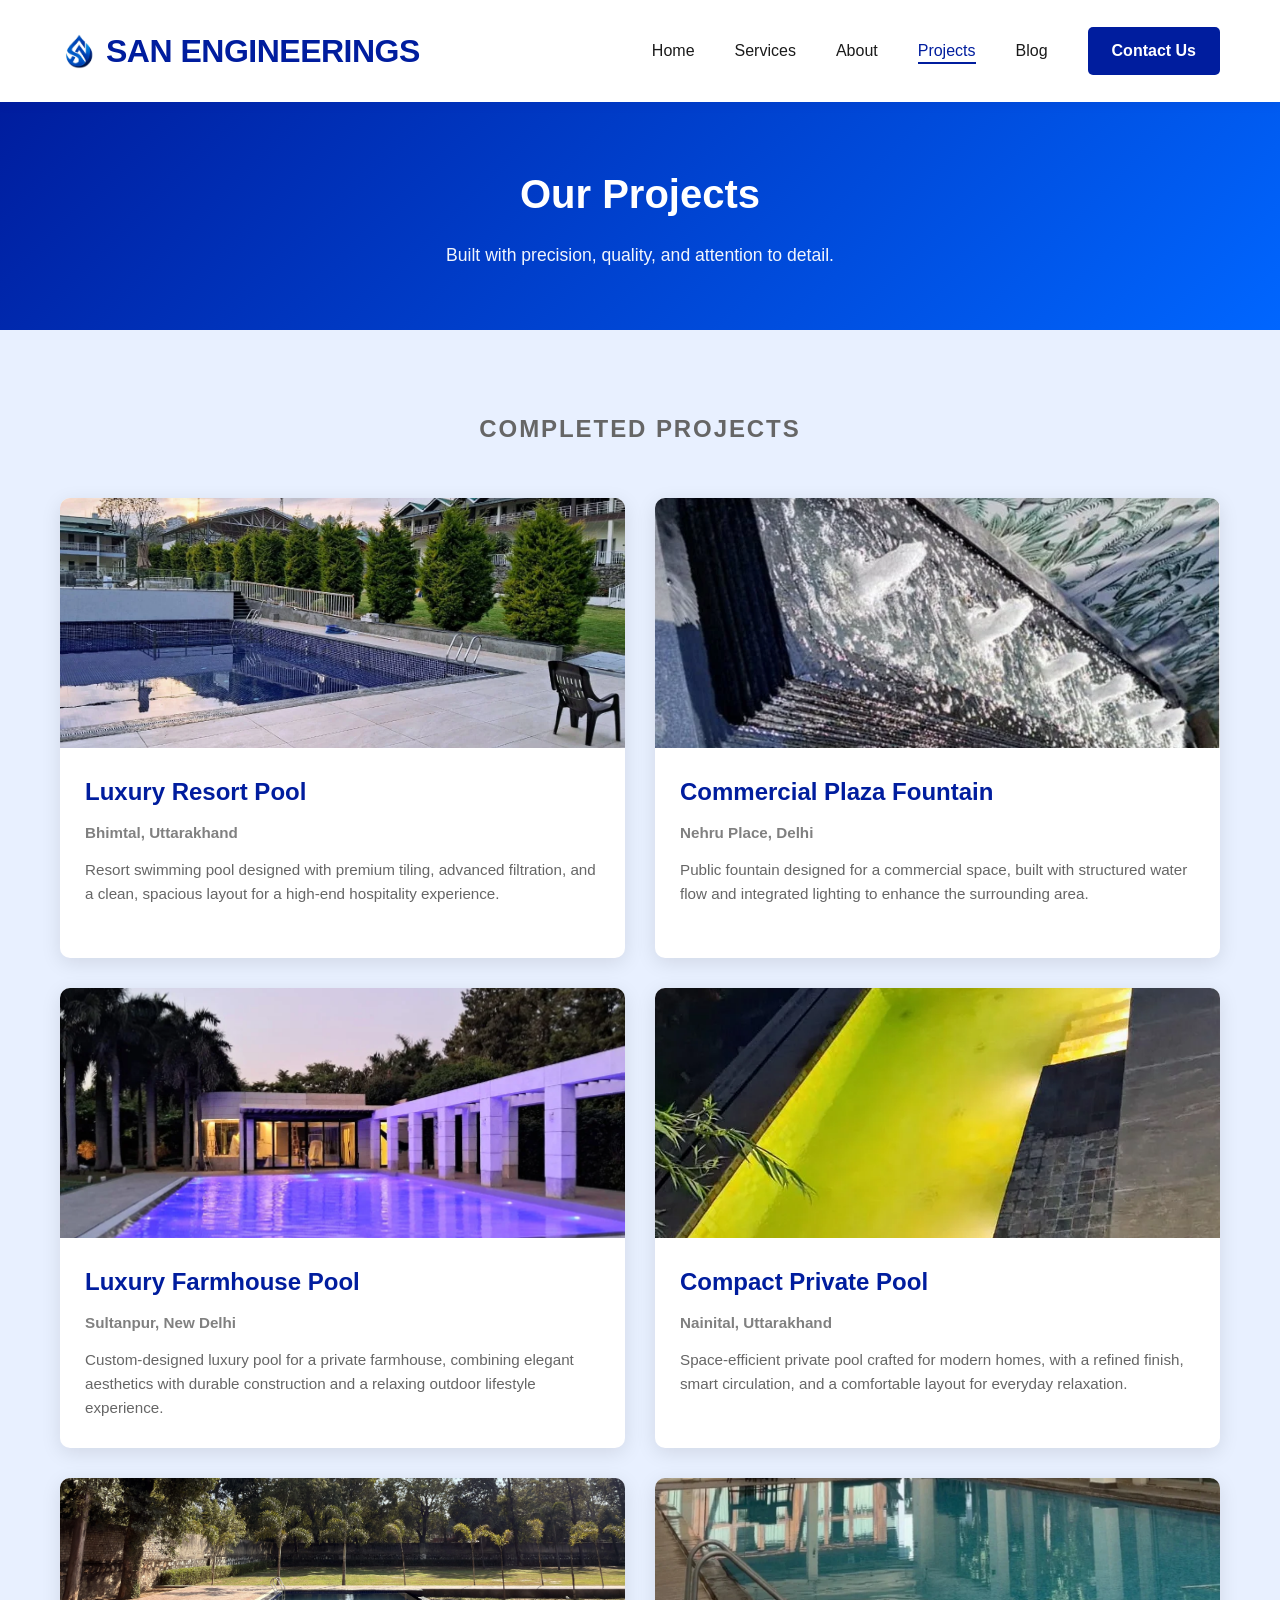
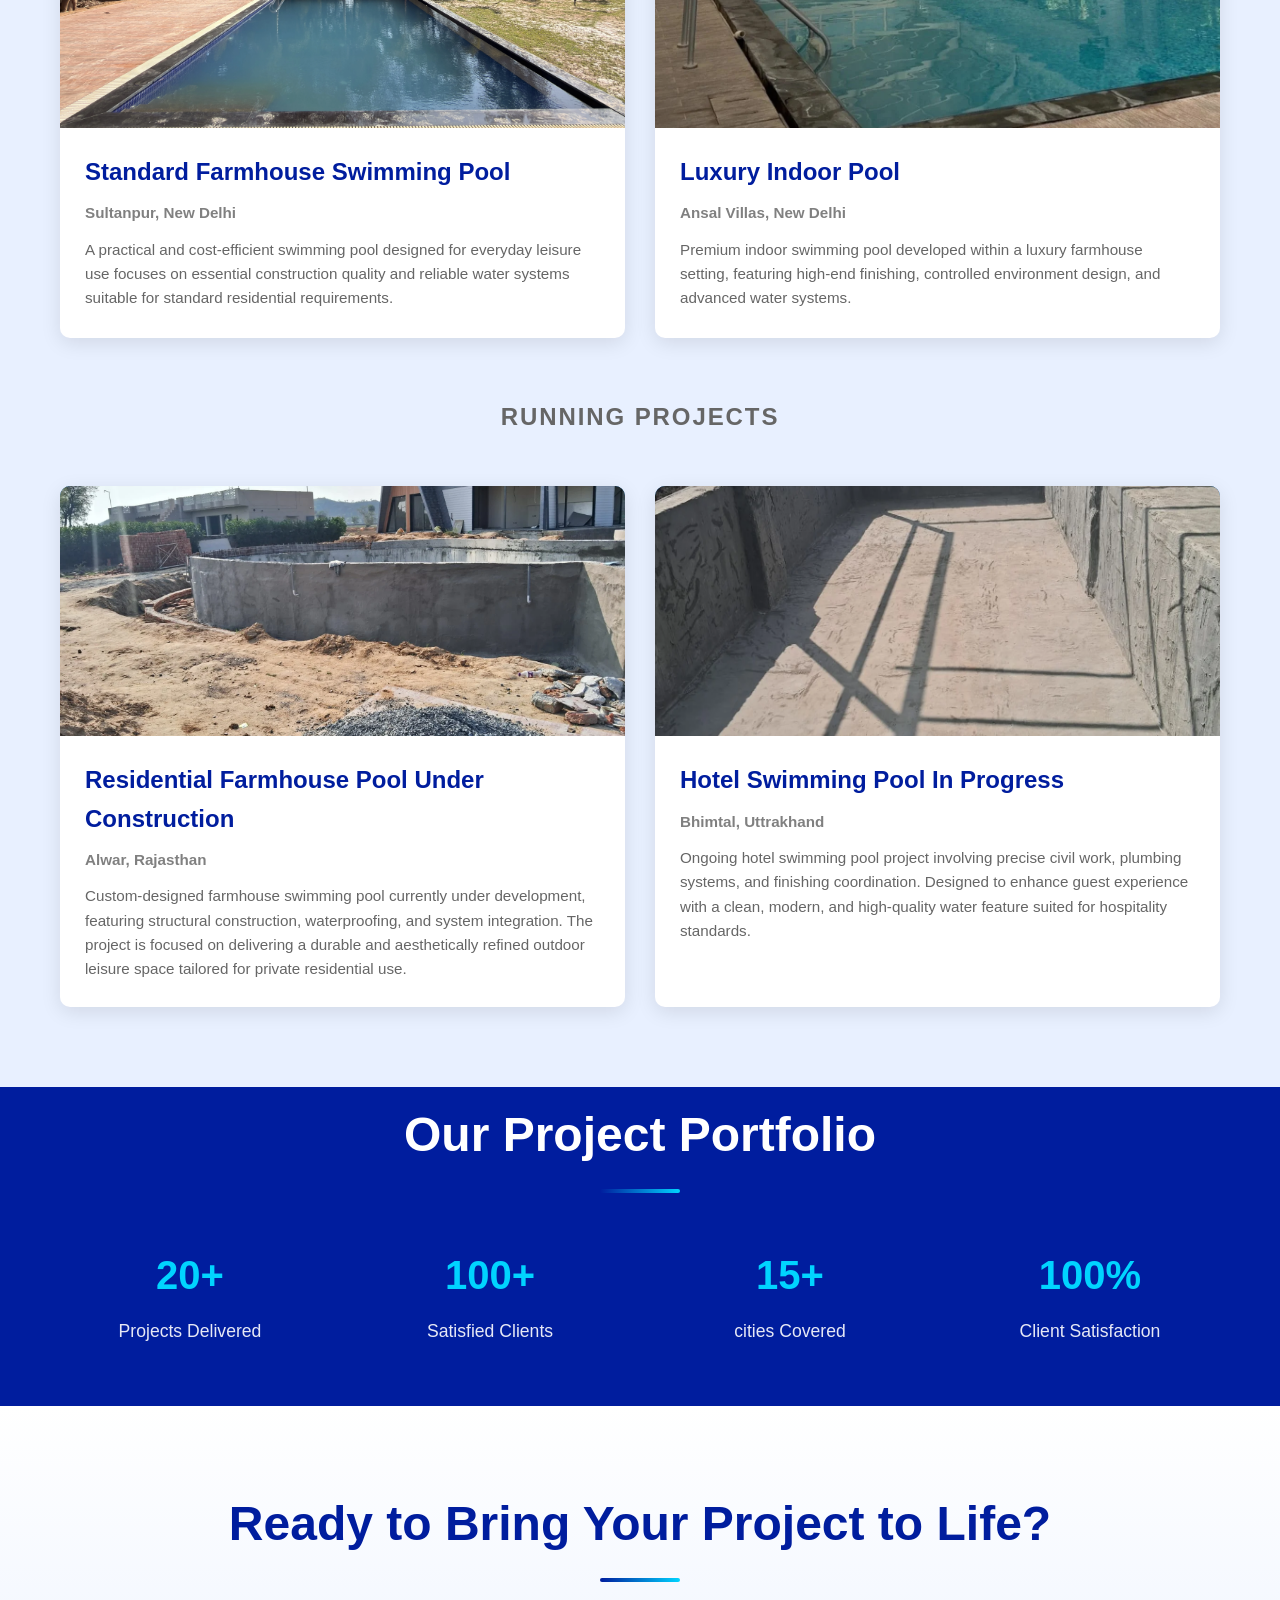
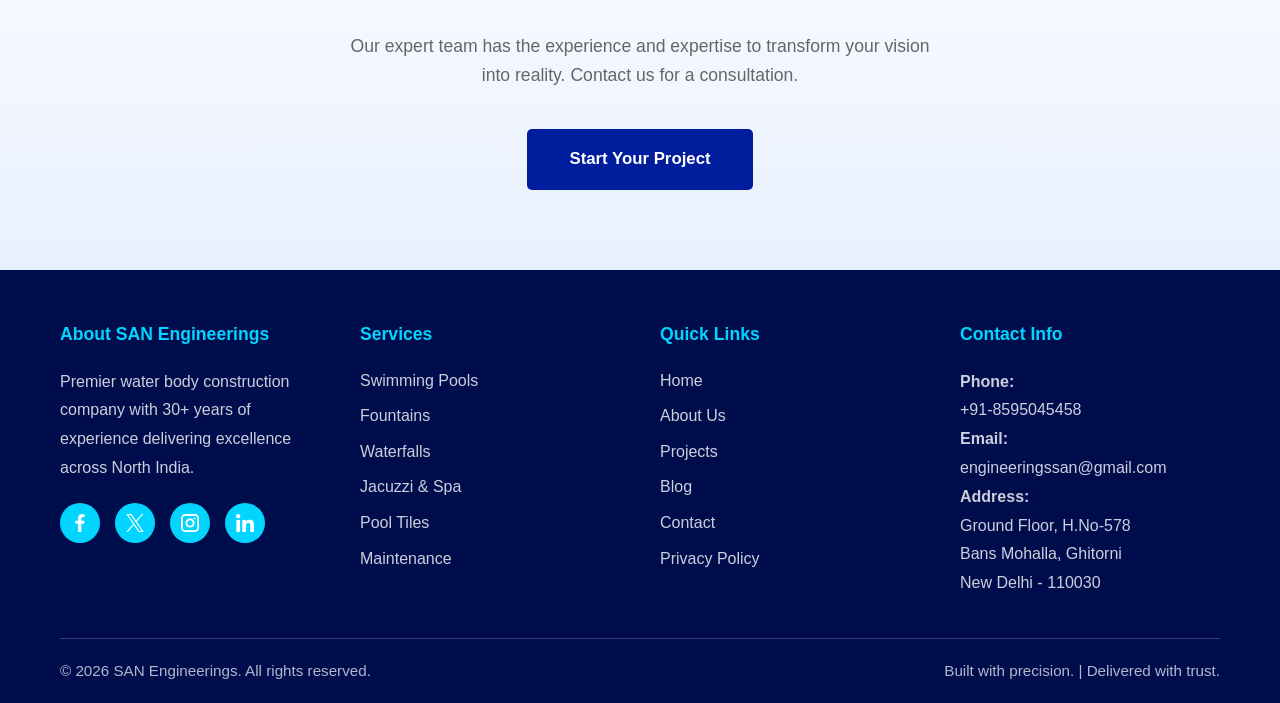
<file: projects.html>
<!DOCTYPE html>
<html lang="en">
<head>
    <meta charset="UTF-8">
    <meta name="viewport" content="width=device-width, initial-scale=1.0">
    <meta name="description" content="SAN ENGINEERINGS Projects - View our portfolio of water body projects across North India.">
    <meta name="keywords" content="water body projects, pool construction projects, fountain projects, waterfall projects, portfolio">
    <meta name="author" content="SAN ENGINEERINGS">
    <meta property="og:title" content="Projects - SAN ENGINEERINGS">
    <meta property="og:description" content="20+ successfully completed water body construction projects across North India.">
    <meta property="og:type" content="website">
    <meta property="og:url" content="https://sanengineerings.in/projects">
    <link rel="icon" href="assets/SAN_LOGO.webp" type="image/png">
    <title>Projects | SAN ENGINEERINGS - Water Body Construction Portfolio</title>
    <link rel="stylesheet" href="css/style.css">
    <link rel="canonical" href="https://sanengineerings.in/projects.html">
</head>
<body>
    <!-- Navigation Header -->
    <header>
        <div class="container">
            <div class="navbar">
                <div class="logo"><img src="assets/SAN_LOGO.webp" alt="SAN ENGINEERINGS logo"><span>SAN ENGINEERINGS</span></div>
                <nav>
                    <ul>
                        <li><a href="index.html">Home</a></li>
                        <li><a href="services.html">Services</a></li>
                        <li><a href="about.html">About</a></li>
                        <li><a href="projects.html">Projects</a></li>
                        <li><a href="blog.html">Blog</a></li>
                        <li><a href="contact.html" class="cta-button">Contact Us</a></li>
                    </ul>
                </nav>
                <div class="mobile-menu">
                    <span></span>
                    <span></span>
                    <span></span>
                </div>
            </div>
        </div>
    </header>

    <!-- Page Header -->
    <section style="background: linear-gradient(135deg, var(--primary-blue) 0%, var(--accent-blue) 100%); color: white; padding: 60px 0; text-align: center;">
        <div class="container">
            <h1 style="font-size: 2.5rem; margin-bottom: 15px;">Our Projects</h1>
            <p style="font-size: 1.1rem; opacity: 0.95;">Built with precision, quality, and attention to detail.</p>
        </div>
    </section>

    <!-- Projects Grid -->
    <section class="projects-section projects-page-section">
        <div class="container">
            <h3 style="text-align: center; text-transform: uppercase; letter-spacing: 0.08em; color: var(--text-light); margin-bottom: 0;">Completed Projects</h3>
            <div class="projects-grid">
                <div class="project-card" id="luxury-resort-pool">
                    <div class="project-image" style="background: #0A5BA8; display: flex; align-items: center; justify-content: center; overflow: hidden;">
                        <img src="assets/projects/Bhimtal_Project_Image.webp" alt="Luxury Resort Pool" style="width: 100%; height: 100%; object-fit: cover;">
                    </div>
                    <div class="project-info">
                        <h3>Luxury Resort Pool</h3>
                        <p class="project-location">Bhimtal, Uttarakhand</p>
                        <p>Resort swimming pool designed with premium tiling, advanced filtration, and a clean, spacious layout for a high-end hospitality experience.</p>
                    </div>
                </div>

                <div class="project-card" id="commercial-plaza-fountain">
                    <div class="project-image" style="background: #0A5BA8; display: flex; align-items: center; justify-content: center; overflow: hidden;">
                        <img src="assets/projects/Nehru_Place_Project_Image1.webp" alt="Commercial Plaza Fountain" style="width: 100%; height: 100%; object-fit: cover;">
                    </div>
                    <div class="project-info">
                        <h3>Commercial Plaza Fountain</h3>
                        <p class="project-location">Nehru Place, Delhi</p>
                        <p>Public fountain designed for a commercial space, built with structured water flow and integrated lighting to enhance the surrounding area.</p>
                    </div>
                </div>

                <div class="project-card" id="luxury-farmhouse-pool">
                    <div class="project-image" style="background: #0A5BA8; display: flex; align-items: center; justify-content: center; overflow: hidden;">
                        <img src="assets/projects/Sultanpur_Project_Image.webp" alt="Luxury Farmhouse Pool" style="width: 100%; height: 100%; object-fit: cover;">
                    </div>
                    <div class="project-info">
                        <h3>Luxury Farmhouse Pool</h3>
                        <p class="project-location">Sultanpur, New Delhi</p>
                        <p>Custom-designed luxury pool for a private farmhouse, combining elegant aesthetics with durable construction and a relaxing outdoor lifestyle experience.</p>
                    </div>
                </div>

                <div class="project-card" id="compact-private-pool">
                    <div class="project-image" style="background: #0A5BA8; display: flex; align-items: center; justify-content: center; overflow: hidden;">
                        <img src="assets/projects/Nainital_Project_Image.webp" alt="Compact Private Pool" style="width: 100%; height: 100%; object-fit: cover;">
                    </div>
                    <div class="project-info">
                        <h3>Compact Private Pool</h3>
                        <p class="project-location">Nainital, Uttarakhand</p>
                        <p>Space-efficient private pool crafted for modern homes, with a refined finish, smart circulation, and a comfortable layout for everyday relaxation.</p>
                    </div>
                </div>

                <div class="project-card" id="luxury-farmhouse-pool">
                    <div class="project-image" style="background: #0A5BA8; display: flex; align-items: center; justify-content: center; overflow: hidden;">
                        <img src="assets/projects/Sultanpur_Project2_Image.webp" alt="Luxury Farmhouse Pool" style="width: 100%; height: 100%; object-fit: cover;">
                    </div>
                    <div class="project-info">
                        <h3>Standard Farmhouse Swimming Pool</h3>
                        <p class="project-location">Sultanpur, New Delhi</p>
                        <p>A practical and cost-efficient swimming pool designed for everyday leisure use focuses on essential construction quality and reliable water systems suitable for standard residential requirements.</p>
                    </div>
                </div>

                <div class="project-card" id="luxury-farmhouse-pool">
                    <div class="project-image" style="background: #0A5BA8; display: flex; align-items: center; justify-content: center; overflow: hidden;">
                        <img src="assets/projects/Ansal_Villas_Image.webp" alt="Luxury Farmhouse Pool" style="width: 100%; height: 100%; object-fit: cover;">
                    </div>
                    <div class="project-info">
                        <h3>Luxury Indoor Pool</h3>
                        <p class="project-location">Ansal Villas, New Delhi</p>
                        <p>Premium indoor swimming pool developed within a luxury farmhouse setting, featuring high-end finishing, controlled environment design, and advanced water systems.</p>
                    </div>
                </div>
            </div>

            <h3 style="text-align: center; text-transform: uppercase; letter-spacing: 0.08em; color: var(--text-light); margin: 60px 0 0;">Running Projects</h3>
            <div class="projects-grid">
                <div class="project-card" id="running-resort-pool">
                    <div class="project-image" style="background: #0A5BA8; display: flex; align-items: center; justify-content: center; overflow: hidden;">
                        <img src="assets/Running_Projects/Alwar_Project.webp" alt="Residential Farmhouse Pool Under Construction" style="width: 100%; height: 100%; object-fit: cover;">
                    </div>
                    <div class="project-info">
                        <h3>Residential Farmhouse Pool Under Construction</h3>
                        <p class="project-location">Alwar, Rajasthan</p>
                        <p>Custom-designed farmhouse swimming pool currently under development, featuring structural construction, waterproofing, and system integration. The project is focused on delivering a durable and aesthetically refined outdoor leisure space tailored for private residential use.</p>
                    </div>
                </div>

                <div class="project-card" id="running-commercial-fountain">
                    <div class="project-image" style="background: #0A5BA8; display: flex; align-items: center; justify-content: center; overflow: hidden;">
                        <img src="assets/Running_Projects/Bhimtal_Hotel_Project.webp" alt="Hotel Swimming Pool In Progress" style="width: 100%; height: 100%; object-fit: cover;">
                    </div>
                    <div class="project-info">
                        <h3>Hotel Swimming Pool In Progress</h3>
                        <p class="project-location">Bhimtal, Uttrakhand</p>
                        <p>Ongoing hotel swimming pool project involving precise civil work, plumbing systems, and finishing coordination. Designed to enhance guest experience with a clean, modern, and high-quality water feature suited for hospitality standards.</p>
                    </div>
                </div>
            </div>
        </div>
    </section>

    <!-- Project Statistics -->
    <section class="stats-section">
        <div class="container">
            <h2 style="color: white; border: none; margin-bottom: 0;">Our Project Portfolio</h2>
            <div class="stats-grid" style="margin-top: 50px;">
                <div class="stat-item">
                    <h3>20+</h3>
                    <p>Projects Delivered</p>
                </div>
                <div class="stat-item">
                    <h3>100+</h3>
                    <p>Satisfied Clients</p>
                </div>
                <div class="stat-item">
                    <h3>15+</h3>
                    <p>cities Covered</p>
                </div>
                <div class="stat-item">
                    <h3>100%</h3>
                    <p>Client Satisfaction</p>
                </div>
            </div>
        </div>
    </section>

    <!-- Call to Action -->
    <section style="background: linear-gradient(180deg, var(--white) 0%, var(--light-blue) 100%); padding: 80px 0;">
        <div class="container">
            <h2>Ready to Bring Your Project to Life?</h2>
            <p style="text-align: center; color: var(--text-light); font-size: 1.1rem; max-width: 600px; margin: 20px auto 40px;">Our expert team has the experience and expertise to transform your vision into reality. Contact us for a consultation.</p>
            <div style="text-align: center;">
                <a href="contact.html" class="btn btn-primary" style="display: inline-block; padding: 15px 40px; font-size: 1.05rem;">Start Your Project</a>
            </div>
        </div>
    </section>

    <!-- Footer -->
    <footer>
        <div class="container">
            <div class="footer-content">
                <div class="footer-section">
                    <h4>About SAN Engineerings</h4>
                    <p>Premier water body construction company with 30+ years of experience delivering excellence across North India.</p>
                    <div class="social-links">
                        <a href="https://facebook.com" class="social-icon" target="_blank" title="Facebook" aria-label="Facebook"><span class="social-icon-image social-icon-facebook" aria-hidden="true"></span></a>
                        <a href="https://twitter.com" class="social-icon" target="_blank" title="Twitter" aria-label="Twitter"><span class="social-icon-image social-icon-twitter" aria-hidden="true"></span></a>
                        <a href="https://instagram.com" class="social-icon" target="_blank" title="Instagram" aria-label="Instagram"><span class="social-icon-image social-icon-instagram" aria-hidden="true"></span></a>
                        <a href="https://linkedin.com" class="social-icon" target="_blank" title="LinkedIn" aria-label="LinkedIn"><span class="social-icon-image social-icon-linkedin" aria-hidden="true"></span></a>
                    </div>
                </div>
                <div class="footer-section">
                    <h4>Services</h4>
                    <ul>
                        <li><a href="services.html">Swimming Pools</a></li>
                        <li><a href="services.html">Fountains</a></li>
                        <li><a href="services.html">Waterfalls</a></li>
                        <li><a href="services.html">Jacuzzi & Spa</a></li>
                        <li><a href="services.html">Pool Tiles</a></li>
                        <li><a href="services.html">Maintenance</a></li>
                    </ul>
                </div>
                <div class="footer-section">
                    <h4>Quick Links</h4>
                    <ul>
                        <li><a href="index.html">Home</a></li>
                        <li><a href="about.html">About Us</a></li>
                        <li><a href="projects.html">Projects</a></li>
                        <li><a href="blog.html">Blog</a></li>
                        <li><a href="contact.html">Contact</a></li>
                        <li><a href="#">Privacy Policy</a></li>
                    </ul>
                </div>
                <div class="footer-section">
                    <h4>Contact Info</h4>
                    <p><strong>Phone:</strong></p>
                    <p><a href="tel:+918595045458" target="_blank">+91-8595045458</a></p>
                    <p><strong>Email:</strong></p>
                    <p><a href="mailto:engineeringssan@gmail.com" target="_blank">engineeringssan@gmail.com</a></p>
                    <p><strong>Address:</strong></p>
                    <p><a href="https://www.google.com/maps/dir/28.4964413,77.1393872/RATI+RAM+NEW+BUILDING,+F4WQ%2B7H5,+Ghitorni,+New+Delhi,+Delhi+110030/@28.4954074,77.1388424,20.05z/data=!4m10!4m9!1m1!4e1!1m5!1m1!1s0x390d1f30a508ecc7:0xbedd1080530156dc!2m2!1d77.1389983!2d28.4956155!3e0?entry=ttu&g_ep=EgoyMDI2MDMyNC4wIKXMDSoASAFQAw%3D%3D" target="_blank" rel="noopener noreferrer">Ground Floor, H.No-578<br>Bans Mohalla, Ghitorni<br>New Delhi - 110030</a></p>
                </div>
            </div>
            <div class="footer-bottom">
                <p>&copy; 2026 SAN Engineerings. All rights reserved.</p>
                <p>Built with precision. | Delivered with trust.</p>
            </div>
        </div>
    </footer>

    <script src="js/script.js"></script>
</body>
</html>
</file>
<file: css/style.css>
/* ============================================
   SAN ENGINEERINGS - Premium Website Styling
   Color Scheme: Premium Blue Theme
   ============================================ */

:root {
    --primary-blue: #001d9e;
    --icon-blue:#001d9ed8;
    --light-blue: #e8f0ff;
    --dark-blue: #000d4d;
    --accent-blue: #0066ff;
    --accent-cyan: #00d4ff;
    --text-dark: #1a1a1a;
    --text-light: #666;
    --white: #ffffff;
    --border-light: #e0e0e0;
    --success: #10b981;
    --transition: all 0.3s ease;
}

/* ============================================
   GLOBAL STYLES
   ============================================ */

* {
    margin: 0;
    padding: 0;
    box-sizing: border-box;
}

html {
    scroll-behavior: smooth;
}

body {
    font-family: 'Segoe UI', Tahoma, Geneva, Verdana, sans-serif;
    font-size: 16px;
    line-height: 1.6;
    color: var(--text-dark);
    background-color: var(--white);
    overflow-x: hidden;
}

a {
    text-decoration: none;
    color: var(--primary-blue);
    transition: var(--transition);
}

a:hover {
    color: var(--accent-blue);
}

button {
    border: none;
    cursor: pointer;
    transition: var(--transition);
    font-family: inherit;
}

.container {
    max-width: 1200px;
    margin: 0 auto;
    padding: 0 20px;
}

/* ============================================
   HEADER & NAVIGATION
   ============================================ */

header {
    background: var(--white);
    box-shadow: 0 2px 10px rgba(0, 29, 158, 0.1);
    position: sticky;
    top: 0;
    z-index: 100;
}

.navbar {
    display: flex;
    justify-content: space-between;
    align-items: center;
    padding: 1.6rem 0;
}

.logo {
    font-size: 2rem;
    font-weight: 700;
    color: var(--primary-blue);
    letter-spacing: -0.5px;
    display: flex;
    align-items: center;
    gap: 8px;
}

.logo img {
    width: 38px;
    height: 35px;
    display: block;
}

.logo span {
    color: var(--primary-blue);
}

nav ul {
    display: flex;
    list-style: none;
    gap: 2.5rem;
    align-items:center;
}

nav a {
    color: var(--text-dark);
    font-weight: 500;
    position: relative;
}

nav a.active:not(.cta-button) {
    color: var(--primary-blue);
}

nav a:not(.cta-button)::after {
    content: '';
    position: absolute;
    bottom: -5px;
    left: 0;
    width: 0;
    height: 2px;
    background: var(--primary-blue);
    transition: width 0.3s ease;
}

nav a:not(.cta-button):hover::after {
    width: 100%;
}

nav a.active:not(.cta-button)::after {
    width: 100%;
}

.mobile-menu {
    display: none;
    flex-direction: column;
    cursor: pointer;
    gap: 5px;
}

.mobile-menu span {
    width: 25px;
    height: 3px;
    background: var(--primary-blue);
    border-radius: 2px;
    transition: var(--transition);
}

.cta-button {
    background: var(--primary-blue);
    color: var(--white);
    padding: 0.7rem 1.5rem;
    border-radius: 5px;
    font-weight: 600;
    transition: transform 0.3s ease !important;
    display: inline-block;
}

.cta-button:hover {
    color: var(--white);
    transform: scale(1.1) !important;
}

.cta-button.active {
    color: var(--white);
    background: var(--accent-blue);
    box-shadow: 0 0 0 3px rgba(0, 102, 255, 0.15);
    transform: none !important;
}

.cta-button.active:hover {
    transform: none !important;
}

/* ============================================
   HERO SECTION
   ============================================ */

.hero {
    background: #000;
    color: var(--white);
    padding: 200px 0;
    text-align: center;
    position: relative;
    overflow: hidden;
}

.hero-video {
    position: absolute;
    top: 50%;
    left: 50%;
    width: 100%;
    height: 100%;
    object-fit: cover;
    transform: translate(-50%, -50%);
    z-index: 1;
}

.hero::before {
    content: '';
    position: absolute;
    top: 0;
    left: 0;
    right: 0;
    bottom: 0;
    background: rgba(0, 0, 0, 0.45);
    z-index: 1;
}

.hero-content {
    position: relative;
    z-index: 2;
}

.hero h1 {
    font-size: clamp(2.5rem, 6vw, 4rem);
    margin-bottom: 20px;
    font-weight: 700;
    letter-spacing: -1px;
}

.hero p {
    font-size: 1.2rem;
    margin-bottom: 40px;
    color: rgba(255, 255, 255, 0.95);
    max-width: 700px;
    margin-left: auto;
    margin-right: auto;
}

.hero-buttons {
    display: flex;
    gap: 20px;
    justify-content: center;
    flex-wrap: wrap;
}

.btn {
    padding: 12px 30px;
    border-radius: 5px;
    font-weight: 600;
    font-size: 1rem;
    border: 2px solid transparent;
}

.btn-primary {
    background: var(--primary-blue);
    color: var(--white);
    transition: transform 0.3s ease !important;
}

.btn-primary:hover {
    transform: scale(1.1) !important;
    background: var(--primary-blue);
    color: var(--white);
}

.btn-secondary {
    background: transparent;
    color: var(--white);
    border-color: var(--white);
}

.btn-secondary:hover {
    background: rgba(255, 255, 255, 0.1);
    border-color: var(--white);
    color: var(--white);
    transform: scale(1.06);
}

/* ============================================
   SECTIONS - GENERAL
   ============================================ */

section {
    padding: 80px 0;
}

section h2 {
    font-size: clamp(2rem, 4vw, 3rem);
    margin-bottom: 50px;
    text-align: center;
    color: var(--primary-blue);
    position: relative;
    padding-bottom: 20px;
}

section h2::after {
    content: '';
    position: absolute;
    bottom: 0;
    left: 50%;
    transform: translateX(-50%);
    width: 80px;
    height: 4px;
    background: linear-gradient(90deg, var(--primary-blue), var(--accent-cyan));
    border-radius: 2px;
}

section h3 {
    font-size: 1.5rem;
    color: var(--primary-blue);
    margin-bottom: 15px;
}

/* ============================================
   SERVICES SECTION
   ============================================ */

.services-section {
    background: linear-gradient(180deg, var(--white) 0%, var(--light-blue) 100%);
}

.services-grid {
    display: grid;
    grid-template-columns: repeat(auto-fit, minmax(280px, 1fr));
    gap: 30px;
    margin-top: 50px;
    align-items: start;
}

.benefits-grid {
    display: grid;
    grid-template-columns: repeat(4, 1fr);
    gap: 30px;
    margin-top: 50px;
}

.benefit-card {
    background: var(--white);
    padding: 30px;
    border-radius: 12px;
    border: 1px solid rgba(0, 29, 158, 0.15);
    box-shadow: 0 10px 20px rgba(0, 29, 158, 0.08);
    text-align: center;
    min-height: 230px;
    transition: transform 0.25s ease, box-shadow 0.25s ease;
    position: relative;
    display: flex;
    flex-direction: column;
    justify-content: center;
    overflow: hidden;
}

.benefit-card:hover {
    transform: translateY(-6px);
    box-shadow: 0 14px 26px rgba(0, 29, 158, 0.16);
}

.benefit-icon {
    width: 60px;
    height: 60px;
    margin: 0 auto 16px;
    display: flex;
    align-items: center;
    justify-content: center;
    background: linear-gradient(135deg, var(--accent-blue), var(--accent-cyan));
    border-radius: 50%;
    color: white;
    font-size: 1.5rem;
}

.benefit-icon img {
    width: 30px;
    height: 30px;
    object-fit: contain;
    filter: brightness(0) invert(1);
}

.benefit-card h3 {
    margin-bottom: 12px;
    font-size: 1.25rem;
    color: var(--primary-blue);
    transition: opacity 0.2s ease, visibility 0.2s ease;
}

.benefit-card p {
    color: var(--text-light);
    line-height: 1.6;
    margin: 0;
    position: absolute;
    inset: 24px;
    display: flex;
    align-items: center;
    justify-content: center;
    text-align: center;
    opacity: 0;
    visibility: hidden;
    transition: opacity 0.2s ease, visibility 0.2s ease;
}

.benefit-icon {
    transition: opacity 0.2s ease, visibility 0.2s ease;
}

.benefit-card:hover .benefit-icon,
.benefit-card:hover h3,
.benefit-card:focus .benefit-icon,
.benefit-card:focus h3,
.benefit-card:active .benefit-icon,
.benefit-card:active h3 {
    opacity: 0;
    visibility: hidden;
}

.benefit-card:hover p,
.benefit-card:focus p,
.benefit-card:active p {
    opacity: 1;
    visibility: visible;
}

.service-card {
    background: var(--white);
    border-radius: 10px;
    box-shadow: 0 5px 20px rgba(0, 29, 158, 0.08);
    transition: var(--transition);
    cursor: pointer;
    display: flex;
    flex-direction: column;
    overflow: hidden;
    border-left: 7px solid var(--primary-blue);
    height: auto;
    align-self: start;
}

.service-card-image {
    aspect-ratio: 16 / 10;
    overflow: hidden;
    background: #dfe8ff;
}

.service-card-image img {
    width: 100%;
    height: 100%;
    object-fit: cover;
    display: block;
    transition: transform 0.4s ease;
}

.service-card-content {
    background: var(--white);
    padding: 24px 26px 22px;
    display: flex;
    flex-direction: column;
    flex: 1;
}

.service-card:hover {
    transform: translateY(-10px);
    box-shadow: 0 15px 40px rgba(0, 29, 158, 0.15);
}

.service-card:hover .service-card-image img {
    transform: scale(1.05);
}

.service-card h3 {
    color: var(--primary-blue);
    margin-bottom: 0.5rem;
}

.service-card-description {
    color: var(--primary-blue);
    line-height: 1.8;
    display: -webkit-box;
    -webkit-line-clamp: 1;
    line-clamp: 1;
    -webkit-box-orient: vertical;
    overflow: hidden;
    margin: 0;
    transition: -webkit-line-clamp 0.25s ease, line-clamp 0.25s ease, max-height 0.25s ease;
    max-height: 2.8em;
}

.service-card:hover .service-card-description,
.service-card:focus-within .service-card-description {
    -webkit-line-clamp: unset;
    line-clamp: unset;
    max-height: 200px;
}

.service-hover-detail {
    display: block;
    color: var(--primary-blue);
    font-size: 0.9rem;
    line-height: 1.7;
    margin-top: 0.85rem;
    text-decoration: none;
    text-decoration-color: rgba(0, 29, 158, 0.45);
    font-weight: 600;
}

.service-hover-detail:hover,
.service-hover-detail:focus-visible {
    color: var(--accent-blue);
    text-decoration: underline;
}

@media (min-width: 769px) {
    .service-card {
        height: 430px;
    }

    .service-card-image {
        flex: 0 0 235px;
        aspect-ratio: auto;
        transition: flex-basis 0.3s ease;
    }

    .service-card-content {
        min-height: 0;
        overflow: hidden;
        padding: 22px 24px 18px;
    }

    .service-card:hover .service-card-image {
        flex-basis: 180px;
    }

    .service-card-description {
        max-height: 2.8em;
        color: var(--text-light);
    }

    .service-card:hover .service-card-description,
    .service-card:focus-within .service-card-description {
        max-height: 12.6em;
    }

    .service-hover-detail {
        opacity: 0;
        font-weight: 700;
        visibility: hidden;
        max-height: 0;
        overflow: hidden;
        margin-top: 0;
        transform: translateY(8px);
        pointer-events: none;
        transition: opacity 0.25s ease, transform 0.25s ease, max-height 0.25s ease, margin-top 0.25s ease, visibility 0.25s ease;
    }

    .service-card:hover .service-hover-detail,
    .service-card:focus-within .service-hover-detail {
        opacity: 1;
        visibility: visible;
        max-height: 32px;
        margin-top: 0.85rem;
        transform: translateY(0);
        pointer-events: auto;
    }

    .service-hover-detail:hover{
        color: var(--dark-blue);
        text-decoration: none;
    }
}


/* ============================================
   ABOUT SECTION
   ============================================ */

.about-section {
    background: var(--white);
}

.about-content {
    display: grid;
    grid-template-columns: 1fr 1fr;
    gap: 60px;
    align-items: center;
}

.about-text h3 {
    font-size: 2rem;
    margin-bottom: 20px;
}

.about-text p {
    color: var(--text-light);
    margin-bottom: 20px;
    line-height: 1.8;
}

.about-highlights {
    display: flex;
    flex-direction: column;
    gap: 15px;
    margin-top: 30px;
}

.highlight-item {
    display: flex;
    align-items: flex-start;
    gap: 15px;
}

.highlight-icon {
    color: var(--accent-cyan);
    font-size: 1.5rem;
    flex-shrink: 0;
    margin-top: 5px;
}

.about-image {
    border-radius: 10px;
    height: 400px;
    display: flex;
    align-items: center;
    justify-content: center;
    overflow: hidden;
    box-shadow: 0 16px 40px rgba(0, 29, 158, 0.16);
}

.about-image img {
    width: 100%;
    height: 100%;
    object-fit: cover;
    display: block;
    border-radius: 8px;
}

.founder-image {
    height: 400px;
    border-radius: 10px;
    overflow: hidden;
    box-shadow: 0 16px 40px rgba(0, 29, 158, 0.16);
}

.founder-image img {
    width: 100%;
    height: 100%;
    object-fit: cover;
    display: block;
}

.values-grid {
    display: grid;
    grid-template-columns: repeat(auto-fit, minmax(280px, 1fr));
    gap: 30px;
    margin-top: 50px;
}

.values-card {
    background: var(--icon-blue);
    color: var(--white);
    padding: 40px;
    border-radius: 10px;
    box-shadow: 0 12px 30px rgba(0, 102, 255, 0.18);
    transition: transform 0.3s ease, box-shadow 0.3s ease;
    text-align: center;
    min-height: 260px;
    position: relative;
    display: flex;
    flex-direction: column;
    justify-content: center;
    overflow: hidden;
}

.values-card:hover {
    transform: translateY(-8px);
    box-shadow: 0 18px 36px rgba(0, 102, 255, 0.24);
}

.values-icon {
    width: 64px;
    height: 64px;
    margin-bottom: 18px;
    margin-left: auto;
    margin-right: auto;
    display: flex;
    align-items: center;
    justify-content: center;
}

.values-icon img {
    width: 100%;
    height: 100%;
    object-fit: contain;
    display: block;
    filter: brightness(0) invert(1);
}

.values-card h3,
.values-card p {
    color: var(--white);
}

.values-card h3 {
    margin-bottom: 12px;
    transition: opacity 0.2s ease, visibility 0.2s ease;
}

.values-card p {
    line-height: 1.8;
    margin: 0;
    position: absolute;
    inset: 24px;
    display: flex;
    align-items: center;
    justify-content: center;
    text-align: center;
    opacity: 0;
    visibility: hidden;
    transition: opacity 0.2s ease, visibility 0.2s ease;
}

.values-icon {
    transition: opacity 0.2s ease, visibility 0.2s ease;
}

.values-card:hover .values-icon,
.values-card:hover h3,
.values-card:focus .values-icon,
.values-card:focus h3,
.values-card:active .values-icon,
.values-card:active h3 {
    opacity: 0;
    visibility: hidden;
}

.values-card:hover p,
.values-card:focus p,
.values-card:active p {
    opacity: 1;
    visibility: visible;
}

/* ============================================
   PROJECTS SECTION
   ============================================ */

.projects-section {
    background: var(--light-blue);
}

.projects-grid {
    display: grid;
    grid-template-columns: repeat(auto-fit, minmax(300px, 1fr));
    gap: 30px;
    margin-top: 50px;
}

.projects-page-section .projects-grid {
    grid-template-columns: repeat(2, 1fr);
}

.project-card {
    background: var(--white);
    border-radius: 10px;
    overflow: hidden;
    box-shadow: 0 5px 20px rgba(0, 0, 0, 0.1);
    transition: var(--transition);
    cursor: pointer;
    display: flex;
    flex-direction: column;
    height: 100%;
    scroll-margin-top: 110px;
}

.project-card:hover {
    transform: scale(1.05);
    box-shadow: 0 10px 30px rgba(0, 29, 158, 0.2);
}

.project-image {
    width: 100%;
    height: 250px;
    background: linear-gradient(135deg, var(--primary-blue), var(--accent-cyan));
    display: flex;
    align-items: center;
    justify-content: center;
    font-size: 3rem;
    color: var(--white);
    position: relative;
    overflow: hidden;
    flex-shrink: 0;
}

.project-info {
    padding: 25px;
    display: flex;
    flex-direction: column;
    flex: 1;
    min-height: 210px;
}

.project-card-link {
    color: inherit;
}

.project-card-link:hover {
    color: inherit;
}

.project-info h3 {
    margin-bottom: 10px;
}

.project-location {
    color: grey !important;
    font-size: 0.70rem;
    font-weight: 700;
    margin-bottom: 12px !important;
}

.project-info p {
    color: var(--text-light);
    font-size: 0.95rem;
}

.project-know-more {
    display: inline-flex;
    align-items: center;
    justify-content: center;
    position: static;
    padding: 0;
    margin-top: auto;
    align-self: flex-start;
    background: transparent;
    border: none;
    font-size: 1rem;
    font-weight: 700;
    letter-spacing: 0.02em;
    color: var(--primary-blue);
    opacity: 0;
    transform: translateY(12px);
    pointer-events: none;
    box-shadow: none;
    transition: opacity 0.3s ease, transform 0.3s ease, color 0.3s ease;
}

.project-card:hover .project-know-more,
.project-card:focus-visible .project-know-more {
    opacity: 1;
    transform: translateY(0);
    color: var(--primary-blue);
    pointer-events: auto;
}

.project-card-link:hover .project-know-more,
.project-card-link:focus-visible .project-know-more {
    color: var(--primary-blue);
}

.project-card:hover .project-know-more:hover,
.project-card:focus-visible .project-know-more:hover {
    color: var(--dark-blue);
}

.project-type {
    display: inline-block;
    background: var(--light-blue);
    color: var(--primary-blue);
    padding: 5px 12px;
    border-radius: 20px;
    font-size: 0.85rem;
    font-weight: 600;
    margin-top: 15px;
}

/* ============================================
   CONTACT SECTION
   ============================================ */

.contact-section {
    background: var(--white);
}

.contact-content {
    display: grid;
    grid-template-columns: 1fr 1fr;
    gap: 60px;
    align-items: start;
}

.contact-info {
    padding: 40px;
    background: var(--light-blue);
    border-radius: 10px;
}

.contact-info-item {
    margin-bottom: 40px;
    display: flex;
    align-items: flex-start;
    gap: 20px;
}

.contact-icon {
    font-size: 2rem;
    color: var(--primary-blue);
    min-width: 50px;
}

.contact-icon-text h4 {
    color: var(--primary-blue);
    margin-bottom: 5px;
    font-weight: 600;
}

.contact-icon-text p {
    color: var(--text-light);
    line-height: 1.6;
}

.contact-icon-text a:hover{
    text-decoration: underline;
}

/* Contact Form */
.contact-form {
    display: flex;
    flex-direction: column;
    gap: 20px;
}

.form-row {
    display: grid;
    grid-template-columns: 1fr 1fr;
    gap: 20px;
}

.form-row.full {
    grid-template-columns: 1fr;
}

.form-group {
    display: flex;
    flex-direction: column;
}

.form-group label {
    color: var(--primary-blue);
    font-weight: 600;
    margin-bottom: 8px;
}

.form-group input,
.form-group textarea {
    padding: 12px 15px;
    border: 2px solid var(--border-light);
    border-radius: 5px;
    font-family: inherit;
    font-size: 1rem;
    transition: var(--transition);
}

.form-group input:focus,
.form-group textarea:focus {
    outline: none;
    border-color: var(--primary-blue);
    box-shadow: 0 0 0 3px rgba(0, 29, 158, 0.1);
}

.form-group textarea {
    resize: vertical;
    min-height: 120px;
}

.form-submit {
    background: var(--primary-blue);
    color: var(--white);
    padding: 15px 40px;
    border-radius: 5px;
    font-weight: 600;
    font-size: 1.05rem;
    margin-top: 10px;
    transition: var(--transition);
}

.form-submit:hover {
    background: var(--accent-blue);
    transform: translateY(-2px);
    box-shadow: 0 5px 15px rgba(0, 102, 255, 0.3);
}

/* ============================================
   BLOG SECTION
   ============================================ */

.blog-section {
    background: linear-gradient(180deg, var(--white) 0%, var(--light-blue) 100%);
}

.blog-grid {
    display: grid;
    grid-template-columns: repeat(auto-fit, minmax(320px, 1fr));
    gap: 30px;
    margin-top: 50px;
}

.blog-card {
    background: var(--white);
    border-radius: 10px;
    overflow: hidden;
    box-shadow: 0 5px 20px rgba(0, 0, 0, 0.08);
    transition: var(--transition);
    display: flex;
    flex-direction: column;
}

.blog-card:hover {
    transform: translateY(-8px);
    box-shadow: 0 15px 40px rgba(0, 29, 158, 0.15);
}

.blog-image {
    width: 100%;
    height: 200px;
    background: linear-gradient(135deg, var(--primary-blue), var(--accent-cyan));
    display: flex;
    align-items: center;
    justify-content: center;
    font-size: 3rem;
    color: var(--white);
}

.blog-content {
    padding: 25px;
    flex: 1;
    display: flex;
    flex-direction: column;
}

.blog-meta {
    color: var(--text-light);
    font-size: 0.9rem;
    margin-bottom: 10px;
}

.blog-title {
    color: var(--primary-blue);
    margin-bottom: 15px;
    font-size: 1.3rem;
    font-weight: 600;
}

.blog-excerpt {
    color: var(--text-light);
    margin-bottom: 20px;
    flex: 1;
    line-height: 1.6;
}

.read-more {
    color: var(--primary-blue);
    font-weight: 600;
    display: inline-flex;
    align-items: center;
    gap: 8px;
}

.read-more:hover {
    color: var(--accent-blue);
    gap: 12px;
}

.featured-article-layout {
    display: grid;
    grid-template-columns: 1fr 1fr;
    gap: 60px;
    align-items: center;
    margin-top: 50px;
}

/* ============================================
   FOOTER
   ============================================ */

footer {
    background: var(--dark-blue);
    color: var(--white);
    padding: 50px 0 20px;
}

.footer-content {
    display: grid;
    grid-template-columns: repeat(auto-fit, minmax(250px, 1fr));
    gap: 40px;
    margin-bottom: 40px;
}

.footer-section h4 {
    margin-bottom: 20px;
    color: var(--accent-cyan);
    font-size: 1.1rem;
}

.footer-section ul {
    list-style: none;
}

.footer-section ul li {
    margin-bottom: 10px;
}

.footer-section a {
    color: rgba(255, 255, 255, 0.8);
    transition: var(--transition);
}

.footer-section a:hover {
    color: var(--accent-cyan);
}

.footer-section p {
    color: rgba(255, 255, 255, 0.8);
    line-height: 1.8;
}

.social-links {
    display: flex;
    gap: 15px;
    margin-top: 20px;
}

.social-icon {
    width: 40px;
    height: 40px;
    border-radius: 50%;
    background: var(--primary-blue);
    display: flex;
    align-items: center;
    justify-content: center;
    color: var(--white);
    transition: var(--transition);
    cursor: pointer;
}

.social-icon-image {
    width: 18px;
    height: 18px;
    display: block;
    background-color: var(--white);
    transition: background-color 0.3s ease;
    -webkit-mask-position: center;
    -webkit-mask-repeat: no-repeat;
    -webkit-mask-size: contain;
    mask-position: center;
    mask-repeat: no-repeat;
    mask-size: contain;
}

.social-icon-facebook {
    -webkit-mask-image: url('../assets/Social_Links_Icons/facebook-app-symbol.webp');
    mask-image: url('../assets/Social_Links_Icons/facebook-app-symbol.webp');
}

.social-icon-twitter {
    -webkit-mask-image: url('../assets/Social_Links_Icons/twitter.webp');
    mask-image: url('../assets/Social_Links_Icons/twitter.webp');
}

.social-icon-instagram {
    -webkit-mask-image: url('../assets/Social_Links_Icons/instagram.webp');
    mask-image: url('../assets/Social_Links_Icons/instagram.webp');
}

.social-icon-linkedin {
    -webkit-mask-image: url('../assets/Social_Links_Icons/linkedin.webp');
    mask-image: url('../assets/Social_Links_Icons/linkedin.webp');
}

.contact-info .social-icon {
    background: var(--primary-blue);
}

footer .social-icon {
    background: var(--accent-cyan);
}

footer .social-icon:hover{
    background: var(--white);
}

.social-icon:hover {
    background: var(--accent-cyan);
}

.social-icon:hover .social-icon-image {
    background-color: var(--primary-blue);
}

.footer-bottom {
    border-top: 1px solid rgba(255, 255, 255, 0.2);
    padding-top: 20px;
    display: flex;
    justify-content: space-between;
    align-items: center;
    flex-wrap: wrap;
    gap: 20px;
}

.footer-bottom p {
    color: rgba(255, 255, 255, 0.7);
    font-size: 0.95rem;
}

/* ============================================
   STATISTICS SECTION
   ============================================ */

.stats-section {
    background: var(--primary-blue);
    color: var(--white);
    padding: 10px 0 60px;
    text-align: center;
}

.home-cta-section {
    background:
        linear-gradient(rgba(0, 10, 59, 0.066), rgba(0, 32, 173, 0.089)),
        url('/assets/Home_Page_Welcome_Banner_Section_Bg.webp') center/cover no-repeat;
    color: var(--white);
    padding: 80px 0;
    text-align: center;
    position: relative;
}

.home-cta-section .container {
    position: relative;
    z-index: 1;
}

.services-cta-section {
    background:
        linear-gradient(rgba(0, 16, 58, 0.203), rgba(0, 27, 91, 0.217)),
        url('/assets/Service_Page_CTA_Bg.webp') center/cover no-repeat;
    color: var(--white);
    padding: 80px 0;
    text-align: center;
    position: relative;
}

.services-cta-section .container {
    position: relative;
    z-index: 1;
}

.contact-cta-section {
    background:
        linear-gradient(rgba(0, 16, 58, 0.28), rgba(0, 27, 91, 0.35)),
        url('/assets/Contact_Page_CTA_Section_Bg_Desktop.webp') center/cover no-repeat;
    color: var(--white);
    padding: 80px 0;
    text-align: center;
}

.contact-cta-section .container {
    position: relative;
    z-index: 1;
}

.stats-grid {
    display: grid;
    grid-template-columns: repeat(4, 1fr);
    gap: 40px;
    margin-top: 40px;
}

.stat-item h3 {
    color: var(--accent-cyan);
    font-size: 2.5rem;
    margin-bottom: 10px;
}

.stat-item p {
    color: rgba(255, 255, 255, 0.9);
    font-size: 1.1rem;
}

/* ============================================
   RESPONSIVE DESIGN
   ============================================ */

@media (max-width: 768px) {
    .stats-grid {
        grid-template-columns: repeat(2, 1fr);
    }

    nav ul {
        display: none;
    }

    .mobile-menu {
        display: flex;
    }

    .mobile-menu.active span:nth-child(1) {
        transform: rotate(45deg) translate(8px, 8px);
    }

    .mobile-menu.active span:nth-child(2) {
        opacity: 0;
    }

    .mobile-menu.active span:nth-child(3) {
        transform: rotate(-45deg) translate(7px, -7px);
    }

    nav.active ul {
        display: flex;
        position: absolute;
        top: 70px;
        left: 0;
        right: 0;
        flex-direction: column;
        gap: 0;
        background: var(--white);
        padding: 20px;
        box-shadow: 0 5px 20px rgba(0, 0, 0, 0.1);
        list-style: none;
    }

    nav.active a {
        display: block;
        padding: 12px 0;
        border-bottom: 1px solid var(--border-light);
    }

    .hero {
        padding: 80px 0;
    }

    .hero h1 {
        font-size: 2rem;
    }

    .hero p {
        font-size: 1rem;
    }

    .hero-buttons {
        flex-direction: column;
    }

    .btn {
        width: 100%;
    }

    .about-content {
        grid-template-columns: 1fr;
        gap: 40px;
    }

    .about-content .about-image {
        order: -1;
    }

    .about-image {
        height: 300px;
    }

    .founder-content {
        grid-template-columns: 1fr !important;
        gap: 40px !important;
    }

    .founder-image {
        height: 320px;
    }

    .values-grid {
        grid-template-columns: repeat(2, 1fr);
        gap: 20px;
    }

    .coverage-grid {
        grid-template-columns: repeat(2, 1fr) !important;
    }

    .why-choose-grid {
        grid-template-columns: 1fr !important;
    }

    .contact-cta-section {
        background:
            linear-gradient(rgba(0, 16, 58, 0.28), rgba(0, 27, 91, 0.35)),
            url('/assets/Contact_Page_CTA_Section_Bg_Mobile.webp') center/cover no-repeat;
    }

    .values-card {
        min-height: auto;
    }

    .values-card:hover .values-icon,
    .values-card:hover h3,
    .values-card:focus .values-icon,
    .values-card:focus h3,
    .values-card:active .values-icon,
    .values-card:active h3 {
        opacity: 1;
        visibility: visible;
    }

    .values-card p {
        position: static;
        display: none;
        opacity: 0;
        visibility: hidden;
        margin: 0;
    }

    /* Service cards mobile layout */
    #swimming-pools > div,
    #fountains > div,
    #waterfalls > div,
    #jacuzzi-spa > div,
    #pool-tiles > div,
    #maintenance-support > div {
        grid-template-columns: 1fr !important;
        gap: 30px !important;
    }

    /* Service section mobile adjustments */
    #swimming-pools,
    #fountains,
    #waterfalls,
    #jacuzzi-spa,
    #pool-tiles,
    #maintenance-support {
        padding: 30px 20px !important;
        margin-bottom: 30px !important;
    }

    .contact-content {
        grid-template-columns: 1fr;
        gap: 40px;
    }

    .contact-form {
        order: -1;
    }

    .form-row {
        grid-template-columns: 1fr;
    }

    section {
        padding: 60px 0;
    }

    .services-grid {
        grid-template-columns: repeat(2, 1fr);
    }

    .benefits-grid {
        grid-template-columns: repeat(2, 1fr);
    }

    .benefit-card {
        min-height: 170px;
        padding: 22px 18px;
        height: auto;
    }

    .benefit-card h3 {
        margin-bottom: 12px;
        font-size: 1.05rem;
    }

    .benefit-card:hover .benefit-icon,
    .benefit-card:hover h3,
    .benefit-card:focus .benefit-icon,
    .benefit-card:focus h3,
    .benefit-card:active .benefit-icon,
    .benefit-card:active h3 {
        opacity: 1;
        visibility: visible;
    }

    .benefit-card p {
        opacity: 1;
        visibility: visible;
        position: static;
        display: block;
        margin: 0;
    }

    .benefit-card:hover p,
    .benefit-card:focus p,
    .benefit-card:active p {
        opacity: 1;
        visibility: visible;
    }

    .service-card h3 {
        font-size: 1.2rem;
        min-height: 2.8em;
    }

    .service-card-description {
        display: none;
    }

    .service-card {
        height: 100%;
    }

    .service-card-content {
        min-height: 130px;
        justify-content: space-between;
    }

    .service-hover-detail {
        opacity: 1;
        visibility: visible;
        max-height: none;
        margin-top: 0.75rem;
        transform: none;
        pointer-events: auto;
    }

    .projects-grid,
    .blog-grid {
        grid-template-columns: 1fr;
    }

    .featured-article-layout {
        grid-template-columns: 1fr;
        gap: 30px;
    }

    .projects-page-section .projects-grid {
        grid-template-columns: 1fr;
    }

    .footer-bottom {
        flex-direction: column;
        justify-content: center;
        text-align: center;
    }

    .footer-content {
        gap: 30px;
    }

    table {
        font-size: 0.9rem;
    }
}

@media (max-width: 480px) {
    .logo {
        font-size: 1.8rem;
        gap: 2px;
    }

    .logo img {
    width: 33px;
    height: 30px;
    }

    nav ul{
        align-items:normal;
    }

    .navbar {
    padding: 1rem 0;
    }

    section h2 {
        font-size: 1.8rem;
    }

    .container {
        padding: 0 15px;
    }

    .hero {
        padding: 280px 0;
    }

    .hero h1 {
        font-size: 1.5rem;
    }

    .hero p {
        font-size: 0.95rem;
    }

    .contact-info {
        padding: 25px;
    }

    .service-card-content {
        padding: 22px 25px 25px;
    }

    .contact-icon-text p,
    .about-text p {
        font-size: 0.95rem;
    }

    .btn {
        padding: 10px 20px;
        font-size: 0.95rem;
    }

    .stat-item h3 {
        font-size: 2rem;
    }

    .stats-grid {
        gap: 30px;
    }
}

/* ============================================
   ANIMATIONS
   ============================================ */

@keyframes fadeInUp {
    from {
        opacity: 0;
        transform: translateY(30px);
    }
    to {
        opacity: 1;
        transform: translateY(0);
    }
}

@keyframes slideInRight {
    from {
        opacity: 0;
        transform: translateX(30px);
    }
    to {
        opacity: 1;
        transform: translateX(0);
    }
}

.fade-in {
    animation: fadeInUp 0.6s ease-out;
}

.slide-in {
    animation: slideInRight 0.6s ease-out;
}

/* ============================================
   IMAGE GALLERY STYLES
   ============================================ */

.image-gallery {
    position: relative;
    height: 300px;
    border-radius: 10px;
    overflow: hidden;
    background: linear-gradient(135deg, var(--primary-blue), var(--accent-cyan));
    display: flex;
    align-items: center;
    justify-content: center;
}

.gallery-container {
    width: 100%;
    height: 100%;
    position: relative;
    display: flex;
    align-items: center;
    justify-content: center;
}

.gallery-image {
    width: 100%;
    height: 100%;
    object-fit: cover;
    display: block;
    animation: fadeInImage 0.5s ease-out;
}

@keyframes fadeInImage {
    from {
        opacity: 0;
    }
    to {
        opacity: 1;
    }
}

.gallery-btn {
    position: absolute;
    top: 50%;
    transform: translateY(-50%);
    background: rgba(0, 29, 158, 0.562);
    color: white;
    border: none;
    width: 45px;
    height: 45px;
    border-radius: 50%;
    font-size: 1.5rem;
    cursor: pointer;
    display: flex;
    align-items: center;
    justify-content: center;
    transition: all 0.3s ease;
    z-index: 10;
    opacity: 0.5;
    visibility: visible;
}

.gallery-btn:hover {
    background: rgb(0, 29, 158);
    opacity: 1;
    transform: translateY(-50%) scale(1.1);
}

.gallery-btn-prev {
    left: 15px;
}

.gallery-btn-next {
    right: 15px;
}

.image-gallery:hover .gallery-btn {
    opacity: 1;
}

@media (max-width: 768px) {
    .image-gallery {
        height: 300px;
    }

    .gallery-btn {
        width: 40px;
        height: 40px;
        font-size: 1.2rem;
    }

    .gallery-counter {
        font-size: 0.8rem;
        padding: 6px 12px;
        bottom: 10px;
        right: 10px;
    }
}
</file>
